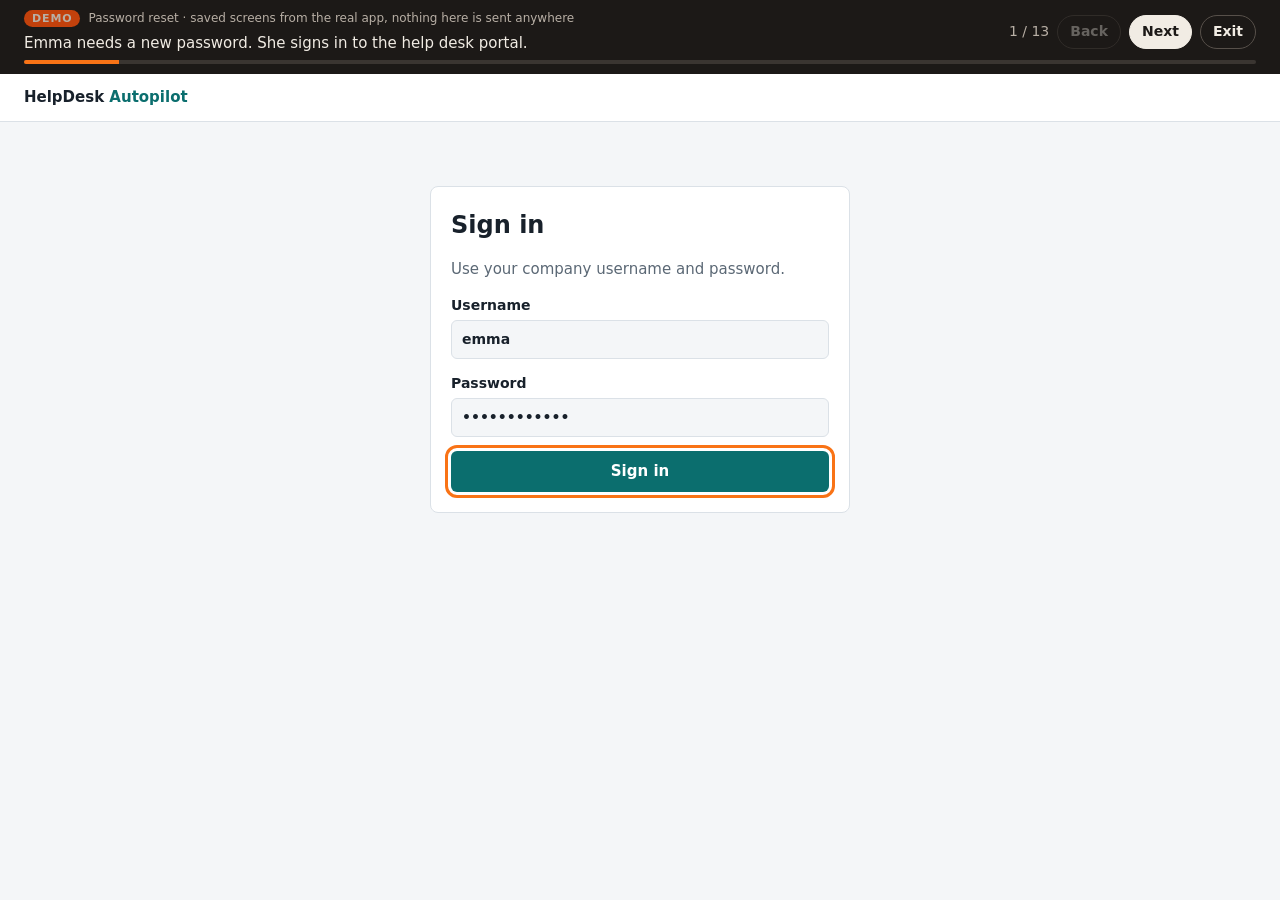
<file: demo/helpdesk/index.html>
<!DOCTYPE html><html lang="en"><head>
  <meta charset="utf-8">
  <meta name="viewport" content="width=device-width, initial-scale=1">
  <title>Demo · Sign in · HelpDesk Autopilot</title>
  <link rel="stylesheet" href="portal.css">
  
  <meta http-equiv="Content-Security-Policy" content="default-src 'none'; style-src 'self'; script-src 'self'; img-src 'self'; base-uri 'none'; form-action 'none'">
  <meta name="robots" content="noindex">
  <link rel="stylesheet" href="demo.css">
  <script src="demo.js" defer></script>
</head>
<body>
  <aside class="demo-bar" aria-label="Demo guide">
    <p class="demo-chapter"><span class="demo-tag">Demo</span>Password reset · saved screens from the real app, nothing here is sent anywhere</p>
    <p class="demo-caption">Emma needs a new password. She signs in to the help desk portal.</p>
    <nav class="demo-nav" aria-label="Demo steps">
      <span class="demo-count">1 / 13</span>
      <a class="demo-back" href="#" aria-disabled="true">Back</a>
      <a class="demo-next" href="02.html">Next</a>
      
      <a href="../../">Exit</a>
    </nav>
    <progress class="demo-progress" value="1" max="13">Step 1 of 13</progress>
  </aside>
  <p class="demo-hint" role="status" hidden>This is a demo. Click the highlighted button, or Next.</p>
  <header class="topbar">
    <a class="brand" href="#">HelpDesk <span>Autopilot</span></a>
    
  </header>
  <main>
    
    
<section class="card narrow">
  <h1>Sign in</h1>
  <p class="muted">Use your company username and password.</p>
  
  <form class="stack">
    
    
    <label>Username <input autocomplete="username" required="" value="emma" readonly=""></label>
    <label>Password <input type="password" autocomplete="current-password" required="" value="xxxxxxxxxxxx" readonly=""></label>
    <button type="submit" data-demo-hot="">Sign in</button>
  </form>
</section>

  </main>

</body></html>
</file>
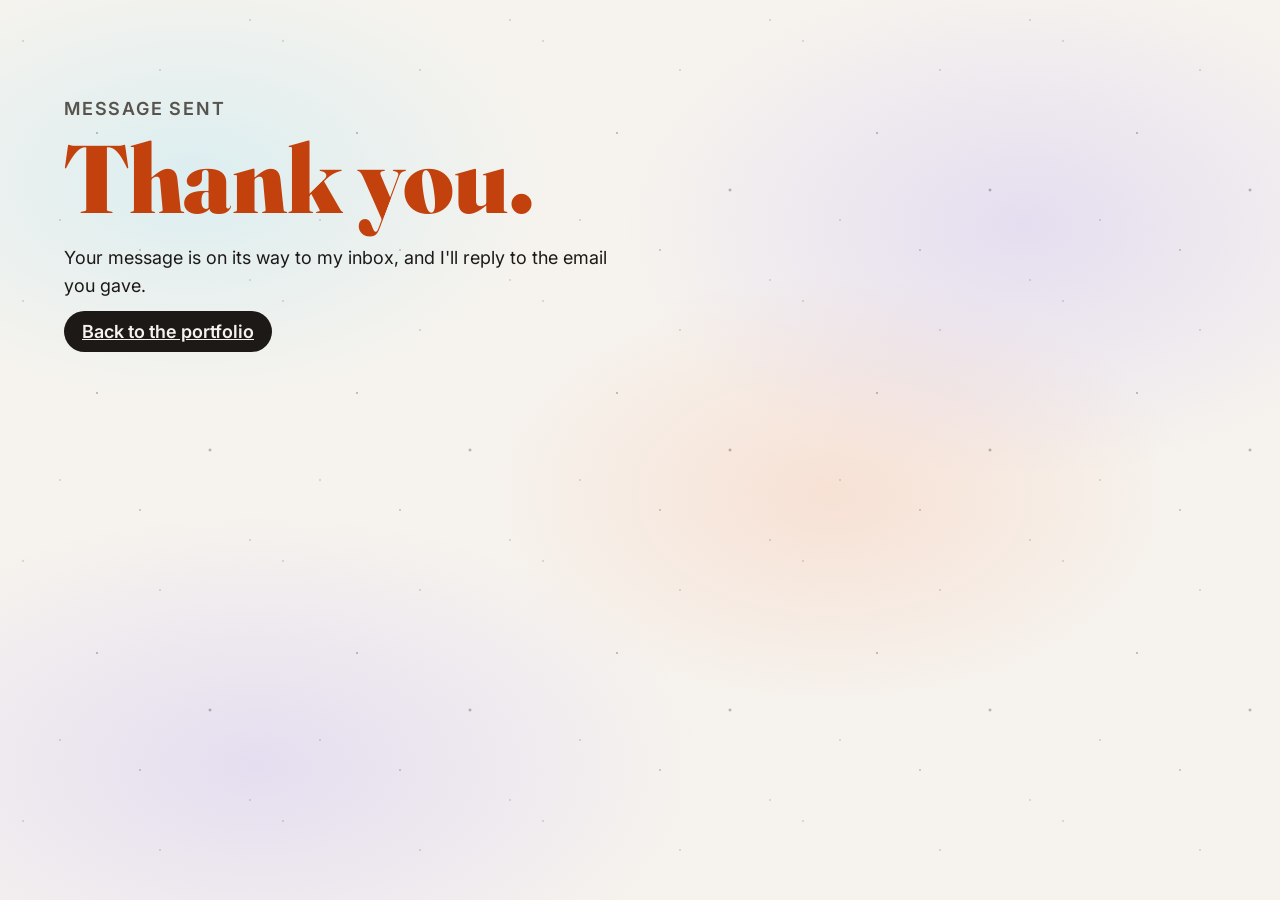
<file: thanks.html>
<!doctype html>
<html lang="en">
<head>
<meta charset="utf-8">
<meta name="viewport" content="width=device-width, initial-scale=1">
<meta name="robots" content="noindex">
<title>Message sent · Abhirup Khan</title>
<link rel="icon" href="/assets/favicon.svg" type="image/svg+xml">
<link rel="stylesheet" href="https://fonts.googleapis.com/css2?family=Fraunces:opsz,wght@9..144,900&amp;family=Inter:wght@400;600&amp;display=swap">
<link rel="stylesheet" href="/assets/styles.css">
</head>
<body>
<main class="wrap thanks">
  <p class="eyebrow">Message sent</p>
  <h1>Thank you.</h1>
  <p>Your message is on its way to my inbox, and I'll reply to the email you gave.</p>
  <p><a class="pill" href="/">Back to the portfolio</a></p>
</main>
</body>
</html>
</file>
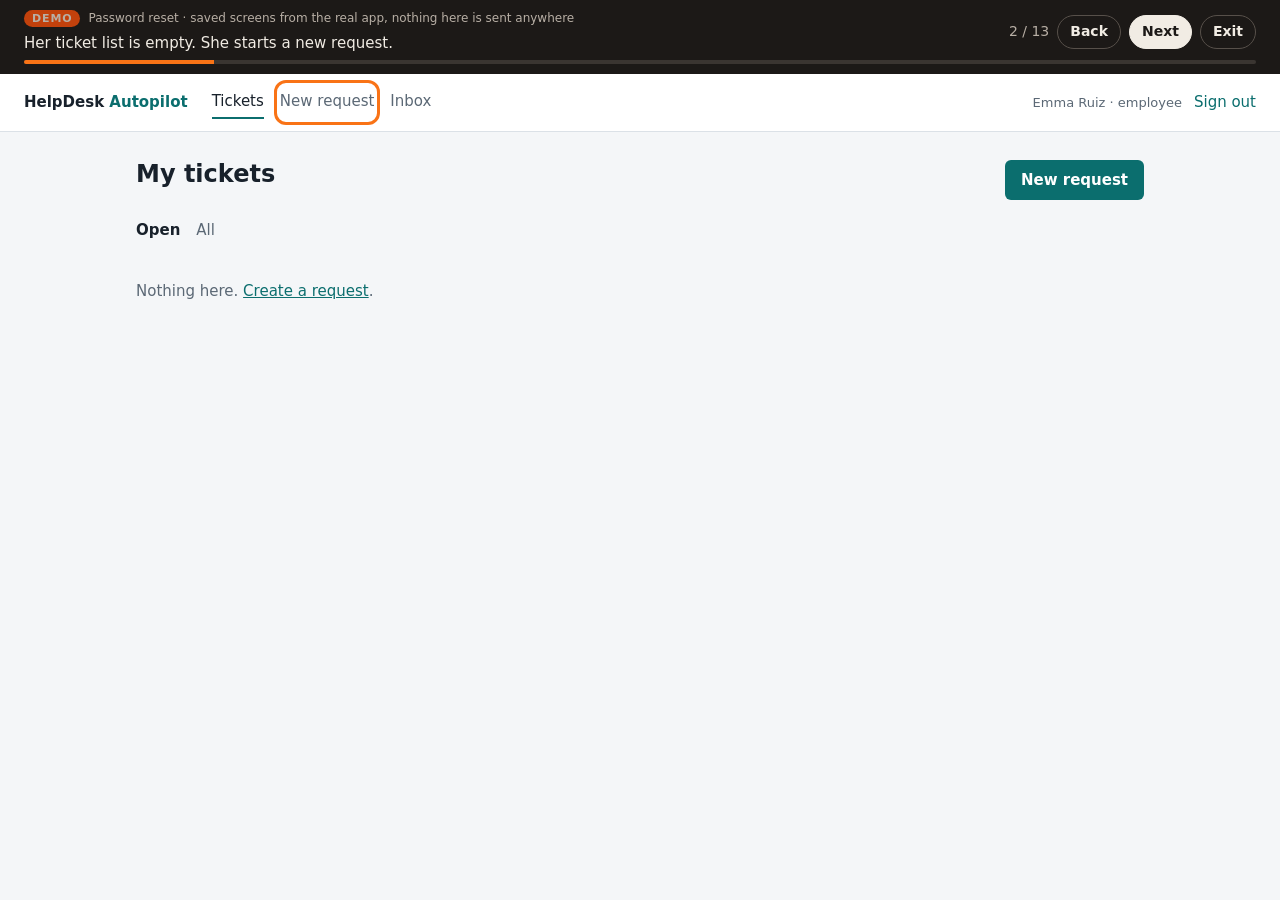
<file: demo/helpdesk/02.html>
<!DOCTYPE html><html lang="en"><head>
  <meta charset="utf-8">
  <meta name="viewport" content="width=device-width, initial-scale=1">
  <title>Demo · Tickets · HelpDesk Autopilot</title>
  <link rel="stylesheet" href="portal.css">
  
  <meta http-equiv="Content-Security-Policy" content="default-src 'none'; style-src 'self'; script-src 'self'; img-src 'self'; base-uri 'none'; form-action 'none'">
  <meta name="robots" content="noindex">
  <link rel="stylesheet" href="demo.css">
  <script src="demo.js" defer></script>
</head>
<body>
  <aside class="demo-bar" aria-label="Demo guide">
    <p class="demo-chapter"><span class="demo-tag">Demo</span>Password reset · saved screens from the real app, nothing here is sent anywhere</p>
    <p class="demo-caption">Her ticket list is empty. She starts a new request.</p>
    <nav class="demo-nav" aria-label="Demo steps">
      <span class="demo-count">2 / 13</span>
      <a class="demo-back" href="index.html">Back</a>
      <a class="demo-next" href="03.html">Next</a>
      
      <a href="../../">Exit</a>
    </nav>
    <progress class="demo-progress" value="2" max="13">Step 2 of 13</progress>
  </aside>
  <p class="demo-hint" role="status" hidden>This is a demo. Click the highlighted button, or Next.</p>
  <header class="topbar">
    <a class="brand" href="#">HelpDesk <span>Autopilot</span></a>
    
    <nav aria-label="Main">
      
      <a href="#" aria-current="page">Tickets</a>
      
      <a href="#" data-demo-hot="">New request</a>
      
      <a href="#">Inbox</a>
      
      
    </nav>
    <div class="who">
      <span class="chip">Emma Ruiz · employee</span>
      <form>
        
        <button class="link" type="submit">Sign out</button>
      </form>
    </div>
    
  </header>
  <main>
    
    
<div class="heading">
  <h1>My tickets</h1>
  <a class="button" href="#">New request</a>
</div>
<p class="tabs">
  <a href="#" aria-current="page">Open</a>
  <a href="#">All</a>
</p>

<p class="empty">Nothing here. <a href="#">Create a request</a>.</p>


  </main>

</body></html>
</file>
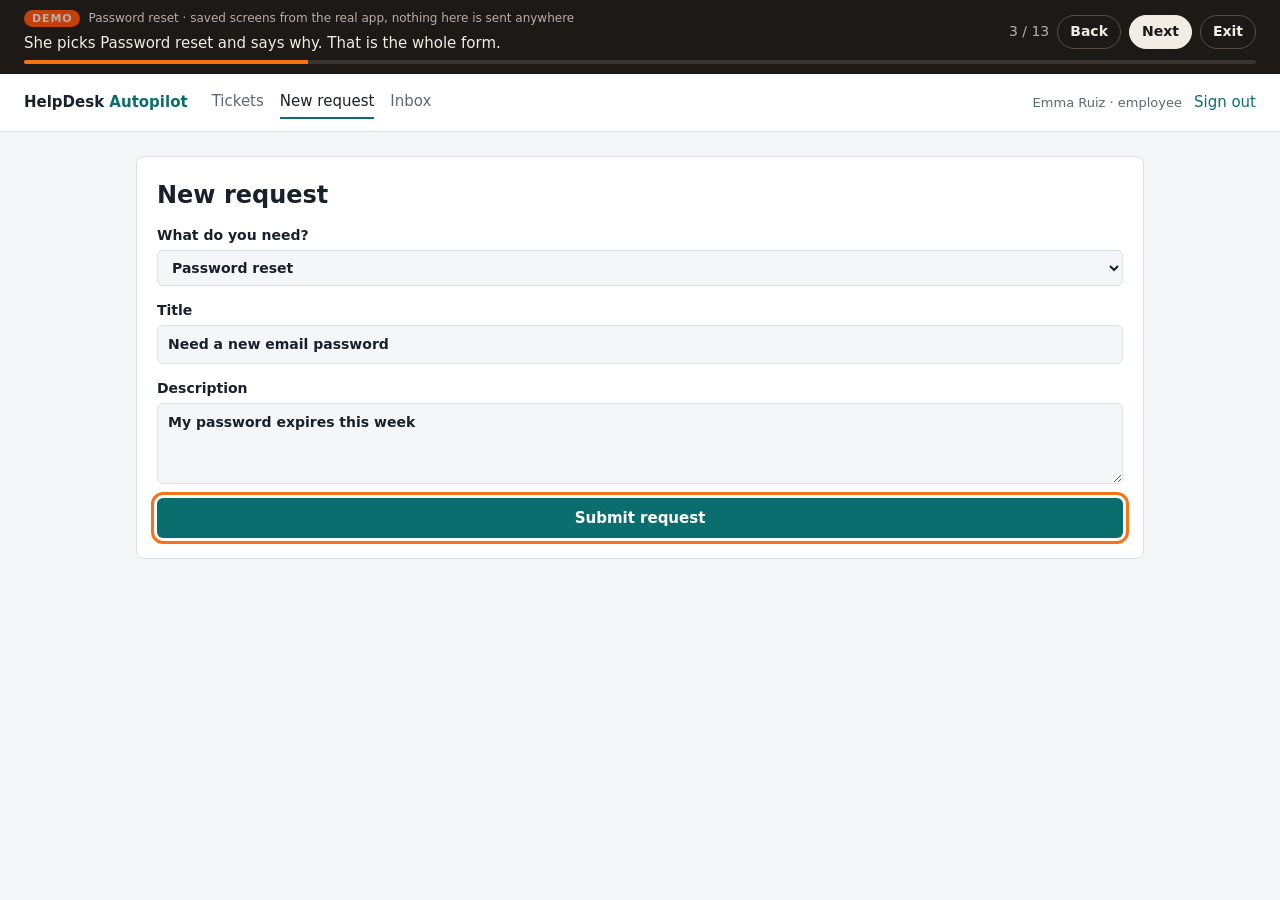
<file: demo/helpdesk/03.html>
<!DOCTYPE html><html lang="en"><head>
  <meta charset="utf-8">
  <meta name="viewport" content="width=device-width, initial-scale=1">
  <title>Demo · New request · HelpDesk Autopilot</title>
  <link rel="stylesheet" href="portal.css">
  
  <meta http-equiv="Content-Security-Policy" content="default-src 'none'; style-src 'self'; script-src 'self'; img-src 'self'; base-uri 'none'; form-action 'none'">
  <meta name="robots" content="noindex">
  <link rel="stylesheet" href="demo.css">
  <script src="demo.js" defer></script>
</head>
<body>
  <aside class="demo-bar" aria-label="Demo guide">
    <p class="demo-chapter"><span class="demo-tag">Demo</span>Password reset · saved screens from the real app, nothing here is sent anywhere</p>
    <p class="demo-caption">She picks Password reset and says why. That is the whole form.</p>
    <nav class="demo-nav" aria-label="Demo steps">
      <span class="demo-count">3 / 13</span>
      <a class="demo-back" href="02.html">Back</a>
      <a class="demo-next" href="04.html">Next</a>
      
      <a href="../../">Exit</a>
    </nav>
    <progress class="demo-progress" value="3" max="13">Step 3 of 13</progress>
  </aside>
  <p class="demo-hint" role="status" hidden>This is a demo. Click the highlighted button, or Next.</p>
  <header class="topbar">
    <a class="brand" href="#">HelpDesk <span>Autopilot</span></a>
    
    <nav aria-label="Main">
      
      <a href="#">Tickets</a>
      
      <a href="#" aria-current="page">New request</a>
      
      <a href="#">Inbox</a>
      
      
    </nav>
    <div class="who">
      <span class="chip">Emma Ruiz · employee</span>
      <form>
        
        <button class="link" type="submit">Sign out</button>
      </form>
    </div>
    
  </header>
  <main>
    
    
<section class="card">
  <h1>New request</h1>
  
  <form class="stack" id="new-ticket">
    
    <label>What do you need?
      <select name="type" id="type" required="">
        <option value="password_reset" selected="">Password reset</option><option value="access_request">Access request</option><option value="hardware">Hardware or other</option>
      </select>
    </label>
    <label>Title <input required="" minlength="3" maxlength="200" value="Need a new email password" readonly=""></label>
    <label>Description <textarea required="" rows="3" maxlength="5000" readonly="">My password expires this week</textarea></label>

    <fieldset data-for="access_request" hidden="">
      <legend>Access</legend>
      <label>Group
        <select name="group"><option selected="">erp-users</option><option>finance-share</option><option>git-users</option><option>helpdesk-agents</option><option>it-admins</option><option>tableau-users</option><option>vpn-users</option></select>
      </label>
      <p class="hint">Your manager approves this. <strong>it-admins</strong> also needs IT.</p>
    </fieldset>

    <fieldset data-for="new_hire" hidden="">
      <legend>New hire</legend>
      <div class="row">
        <label>First name <input value="" readonly=""></label>
        <label>Last name <input value="" readonly=""></label>
      </div>
      <div class="row">
        <label>Department
          <select name="department"><option selected="">Engineering</option><option>Finance</option><option>IT</option><option>Operations</option><option>Sales</option></select>
        </label>
        <label>Start date <input type="date" value="" min="2026-11-14" readonly=""></label>
      </div>
      <p class="hint">The account and department groups are created right away.</p>
    </fieldset>

    <fieldset data-for="offboarding" hidden="">
      <legend>Offboarding</legend>
      <div class="row">
        <label>Username <input value="" readonly=""></label>
        <label>Last day <input type="date" value="" readonly=""></label>
      </div>
      <p class="hint">Access is removed when the last day ends.</p>
    </fieldset>

    <button type="submit" data-demo-hot="">Submit request</button>
  </form>
</section>

  </main>

</body></html>
</file>
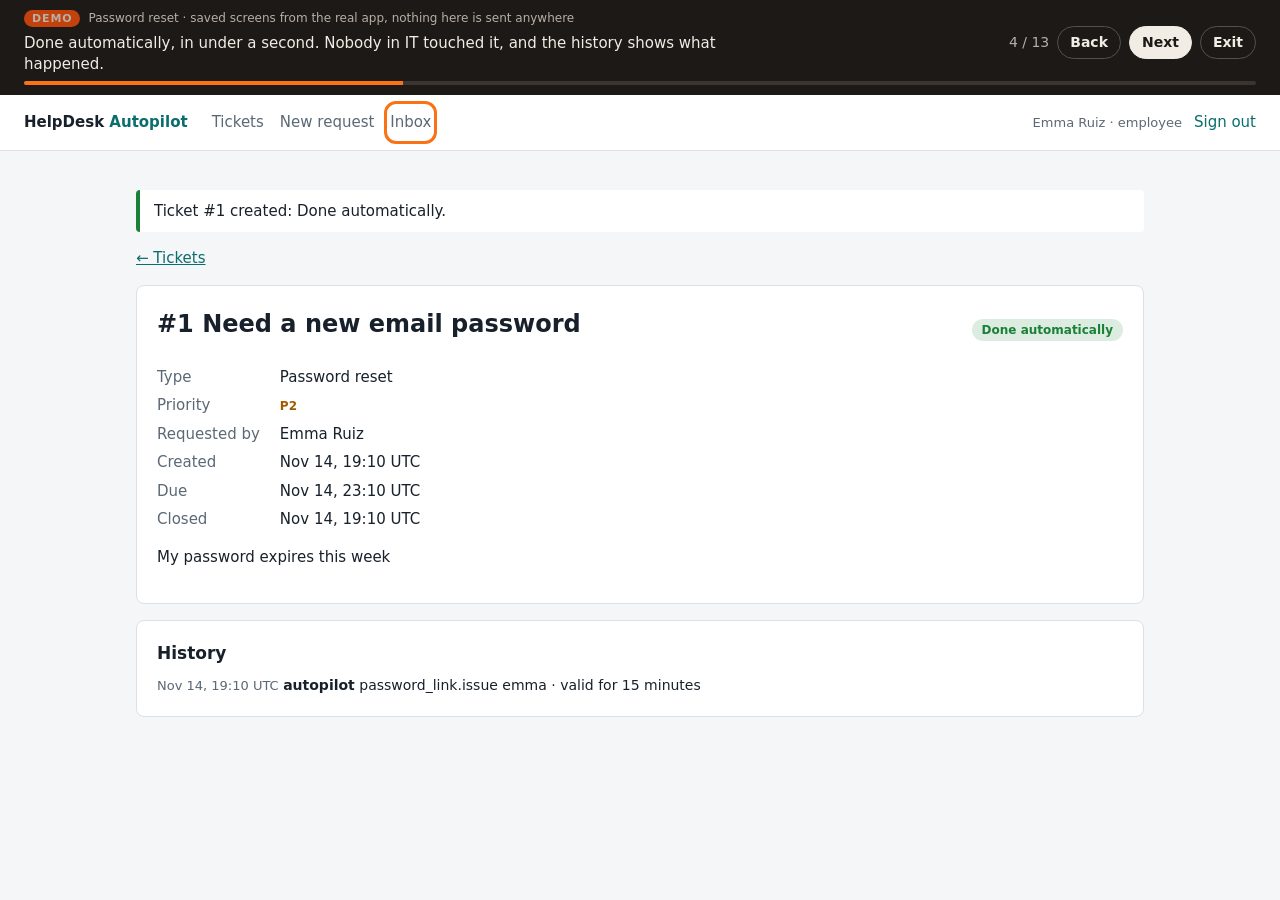
<file: demo/helpdesk/04.html>
<!DOCTYPE html><html lang="en"><head>
  <meta charset="utf-8">
  <meta name="viewport" content="width=device-width, initial-scale=1">
  <title>Demo · #1 · HelpDesk Autopilot</title>
  <link rel="stylesheet" href="portal.css">
  
  <meta http-equiv="Content-Security-Policy" content="default-src 'none'; style-src 'self'; script-src 'self'; img-src 'self'; base-uri 'none'; form-action 'none'">
  <meta name="robots" content="noindex">
  <link rel="stylesheet" href="demo.css">
  <script src="demo.js" defer></script>
</head>
<body>
  <aside class="demo-bar" aria-label="Demo guide">
    <p class="demo-chapter"><span class="demo-tag">Demo</span>Password reset · saved screens from the real app, nothing here is sent anywhere</p>
    <p class="demo-caption">Done automatically, in under a second. Nobody in IT touched it, and the history shows what happened.</p>
    <nav class="demo-nav" aria-label="Demo steps">
      <span class="demo-count">4 / 13</span>
      <a class="demo-back" href="03.html">Back</a>
      <a class="demo-next" href="05.html">Next</a>
      
      <a href="../../">Exit</a>
    </nav>
    <progress class="demo-progress" value="4" max="13">Step 4 of 13</progress>
  </aside>
  <p class="demo-hint" role="status" hidden>This is a demo. Click the highlighted button, or Next.</p>
  <header class="topbar">
    <a class="brand" href="#">HelpDesk <span>Autopilot</span></a>
    
    <nav aria-label="Main">
      
      <a href="#">Tickets</a>
      
      <a href="#">New request</a>
      
      <a href="#" data-demo-hot="">Inbox</a>
      
      
    </nav>
    <div class="who">
      <span class="chip">Emma Ruiz · employee</span>
      <form>
        
        <button class="link" type="submit">Sign out</button>
      </form>
    </div>
    
  </header>
  <main>
    <p class="flash" role="status">Ticket #1 created: Done automatically.</p>
    
<p><a href="#">← Tickets</a></p>
<section class="card">
  <div class="heading">
    <h1>#1 Need a new email password</h1>
    <span class="pill s-auto_resolved">Done automatically</span>
  </div>
  <dl class="facts">
    <dt>Type</dt><dd>Password reset</dd>
    <dt>Priority</dt><dd><span class="prio prio-P2">P2</span></dd>
    <dt>Requested by</dt><dd>Emma Ruiz</dd>
    <dt>Created</dt><dd>Nov 14, 19:10 UTC</dd>
    <dt>Due</dt><dd>Nov 14, 23:10 UTC</dd>
    <dt>Closed</dt><dd>Nov 14, 19:10 UTC</dd>
    
  </dl>
  <p>My password expires this week</p>
  

  
</section>


<section class="card">
  <h2>History</h2>
  <ol class="timeline">
    
    <li><time>Nov 14, 19:10 UTC</time> <strong>autopilot</strong> password_link.issue emma · valid for 15 minutes</li>
    
  </ol>
</section>


  </main>

</body></html>
</file>
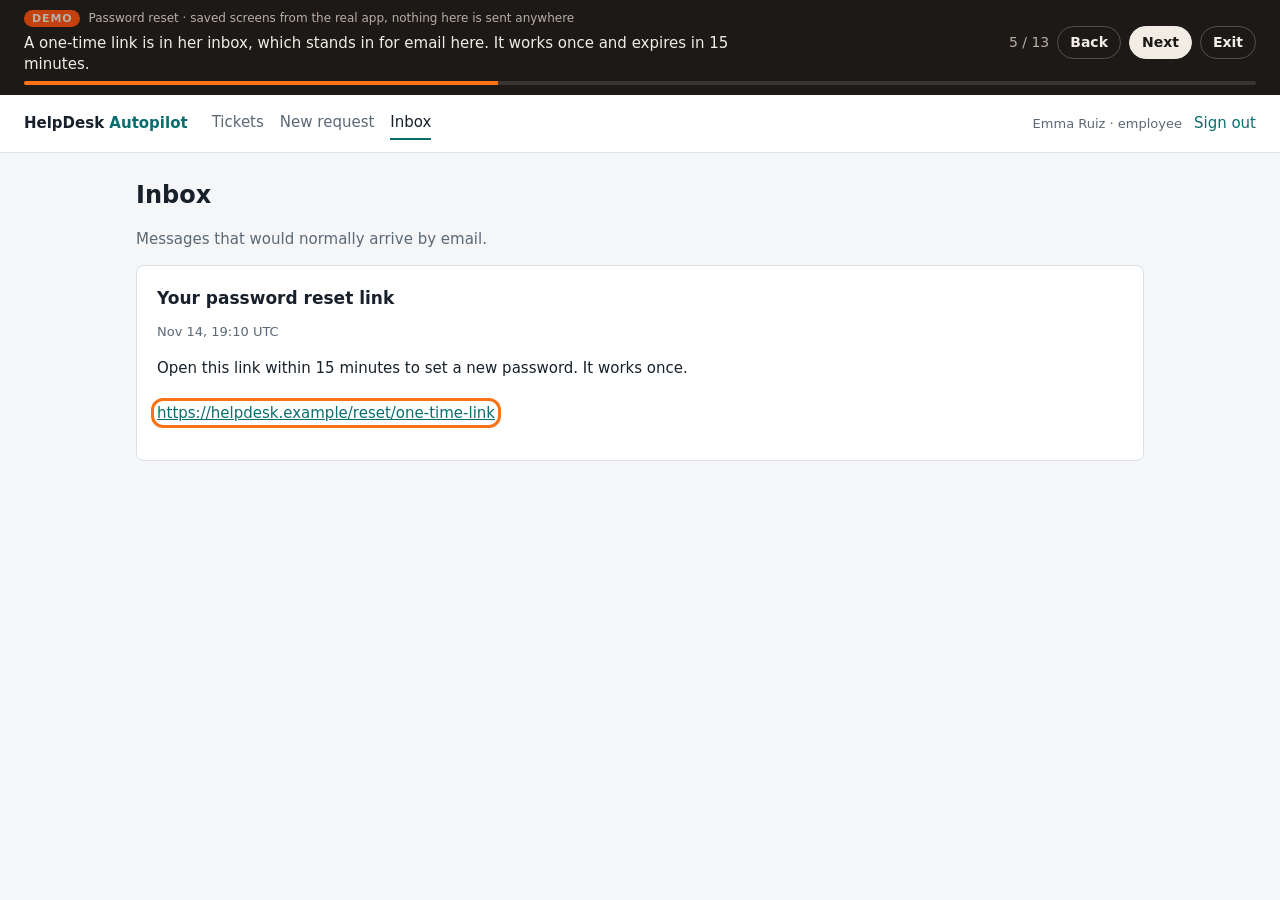
<file: demo/helpdesk/05.html>
<!DOCTYPE html><html lang="en"><head>
  <meta charset="utf-8">
  <meta name="viewport" content="width=device-width, initial-scale=1">
  <title>Demo · Inbox · HelpDesk Autopilot</title>
  <link rel="stylesheet" href="portal.css">
  
  <meta http-equiv="Content-Security-Policy" content="default-src 'none'; style-src 'self'; script-src 'self'; img-src 'self'; base-uri 'none'; form-action 'none'">
  <meta name="robots" content="noindex">
  <link rel="stylesheet" href="demo.css">
  <script src="demo.js" defer></script>
</head>
<body>
  <aside class="demo-bar" aria-label="Demo guide">
    <p class="demo-chapter"><span class="demo-tag">Demo</span>Password reset · saved screens from the real app, nothing here is sent anywhere</p>
    <p class="demo-caption">A one-time link is in her inbox, which stands in for email here. It works once and expires in 15 minutes.</p>
    <nav class="demo-nav" aria-label="Demo steps">
      <span class="demo-count">5 / 13</span>
      <a class="demo-back" href="04.html">Back</a>
      <a class="demo-next" href="06.html">Next</a>
      
      <a href="../../">Exit</a>
    </nav>
    <progress class="demo-progress" value="5" max="13">Step 5 of 13</progress>
  </aside>
  <p class="demo-hint" role="status" hidden>This is a demo. Click the highlighted button, or Next.</p>
  <header class="topbar">
    <a class="brand" href="#">HelpDesk <span>Autopilot</span></a>
    
    <nav aria-label="Main">
      
      <a href="#">Tickets</a>
      
      <a href="#">New request</a>
      
      <a href="#" aria-current="page">Inbox</a>
      
      
    </nav>
    <div class="who">
      <span class="chip">Emma Ruiz · employee</span>
      <form>
        
        <button class="link" type="submit">Sign out</button>
      </form>
    </div>
    
  </header>
  <main>
    
    
<h1>Inbox</h1>
<p class="muted">Messages that would normally arrive by email.</p>

<article class="card message">
  <h2>Your password reset link</h2>
  <time>Nov 14, 19:10 UTC</time>
  <p class="body">Open this link within 15 minutes to set a new password. It works once.

<a href="#" data-demo-hot="">https://helpdesk.example/reset/one-time-link</a></p>
</article>


  </main>

</body></html>
</file>
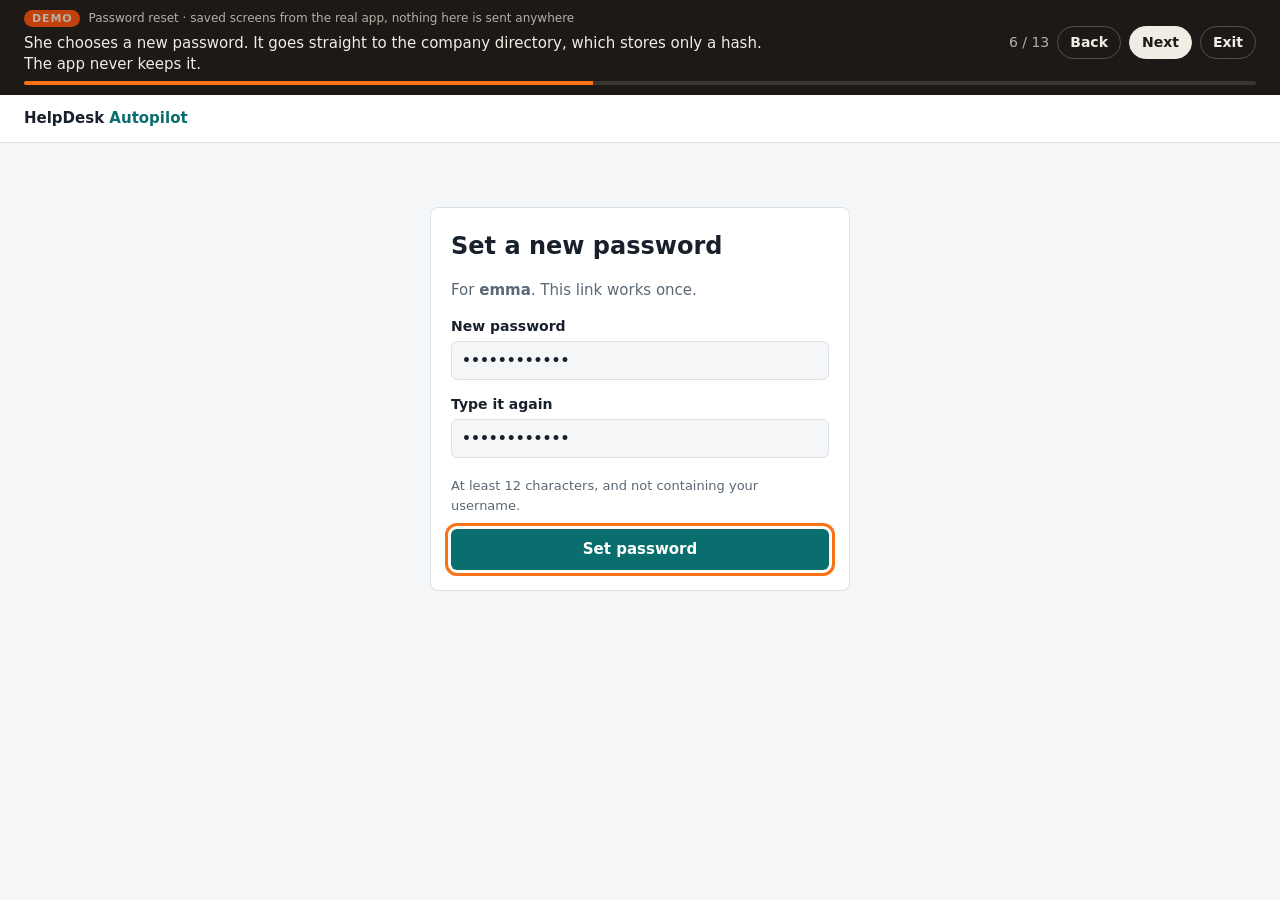
<file: demo/helpdesk/06.html>
<!DOCTYPE html><html lang="en"><head>
  <meta charset="utf-8">
  <meta name="viewport" content="width=device-width, initial-scale=1">
  <title>Demo · Set your password · HelpDesk Autopilot</title>
  <link rel="stylesheet" href="portal.css">
  
  <meta http-equiv="Content-Security-Policy" content="default-src 'none'; style-src 'self'; script-src 'self'; img-src 'self'; base-uri 'none'; form-action 'none'">
  <meta name="robots" content="noindex">
  <link rel="stylesheet" href="demo.css">
  <script src="demo.js" defer></script>
</head>
<body>
  <aside class="demo-bar" aria-label="Demo guide">
    <p class="demo-chapter"><span class="demo-tag">Demo</span>Password reset · saved screens from the real app, nothing here is sent anywhere</p>
    <p class="demo-caption">She chooses a new password. It goes straight to the company directory, which stores only a hash. The app never keeps it.</p>
    <nav class="demo-nav" aria-label="Demo steps">
      <span class="demo-count">6 / 13</span>
      <a class="demo-back" href="05.html">Back</a>
      <a class="demo-next" href="07.html">Next</a>
      
      <a href="../../">Exit</a>
    </nav>
    <progress class="demo-progress" value="6" max="13">Step 6 of 13</progress>
  </aside>
  <p class="demo-hint" role="status" hidden>This is a demo. Click the highlighted button, or Next.</p>
  <header class="topbar">
    <a class="brand" href="#">HelpDesk <span>Autopilot</span></a>
    
  </header>
  <main>
    
    
<section class="card narrow">
  <h1>Set a new password</h1>
  <p class="muted">For <strong>emma</strong>. This link works once.</p>
  
  <form class="stack">
    
    <label>New password <input type="password" autocomplete="new-password" required="" minlength="12" value="xxxxxxxxxxxx" readonly=""></label>
    <label>Type it again <input type="password" autocomplete="new-password" required="" minlength="12" value="xxxxxxxxxxxx" readonly=""></label>
    <p class="hint">At least 12 characters, and not containing your username.</p>
    <button type="submit" data-demo-hot="">Set password</button>
  </form>
</section>

  </main>

</body></html>
</file>
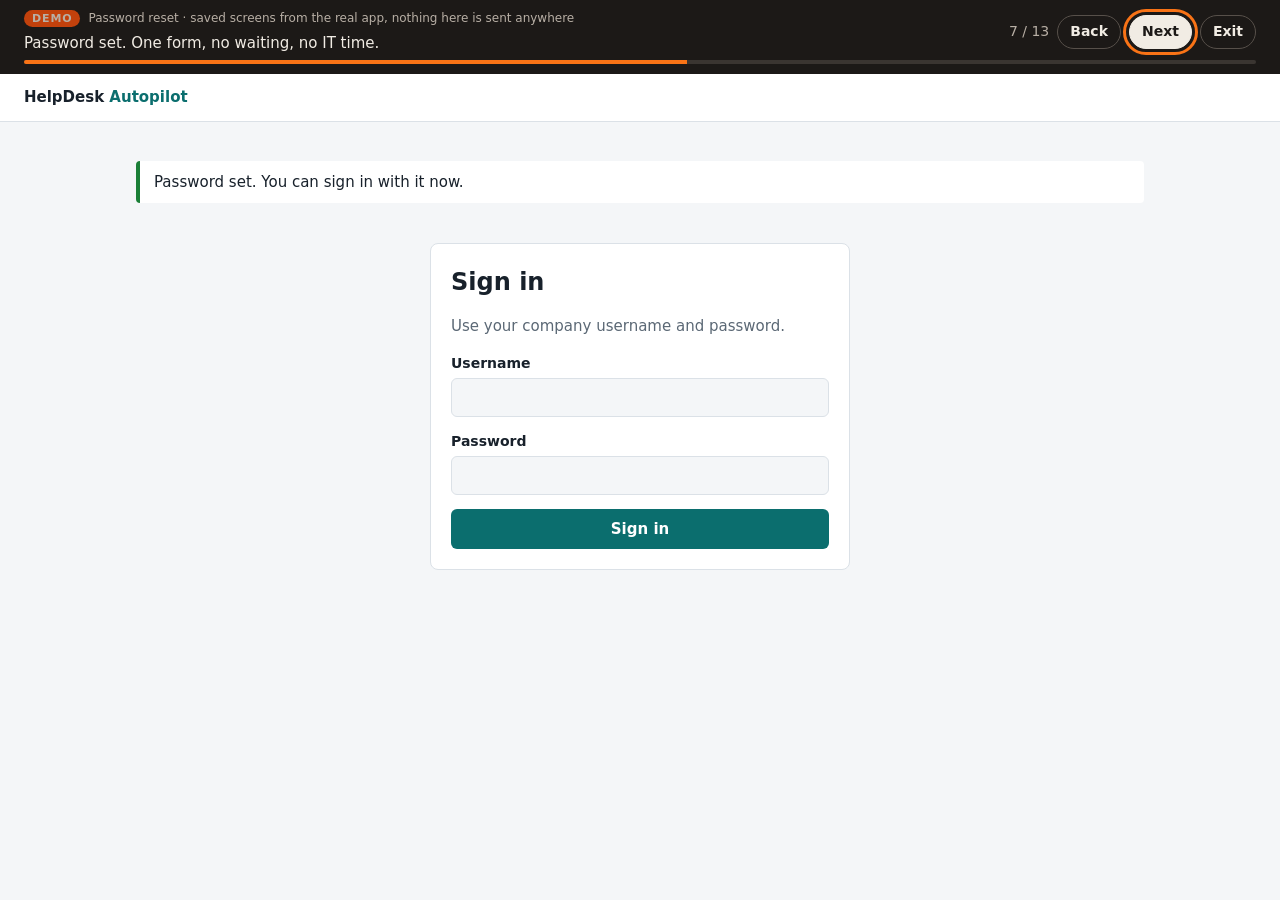
<file: demo/helpdesk/07.html>
<!DOCTYPE html><html lang="en"><head>
  <meta charset="utf-8">
  <meta name="viewport" content="width=device-width, initial-scale=1">
  <title>Demo · Sign in · HelpDesk Autopilot</title>
  <link rel="stylesheet" href="portal.css">
  
  <meta http-equiv="Content-Security-Policy" content="default-src 'none'; style-src 'self'; script-src 'self'; img-src 'self'; base-uri 'none'; form-action 'none'">
  <meta name="robots" content="noindex">
  <link rel="stylesheet" href="demo.css">
  <script src="demo.js" defer></script>
</head>
<body>
  <aside class="demo-bar" aria-label="Demo guide">
    <p class="demo-chapter"><span class="demo-tag">Demo</span>Password reset · saved screens from the real app, nothing here is sent anywhere</p>
    <p class="demo-caption">Password set. One form, no waiting, no IT time.</p>
    <nav class="demo-nav" aria-label="Demo steps">
      <span class="demo-count">7 / 13</span>
      <a class="demo-back" href="06.html">Back</a>
      <a class="demo-next" href="08.html" data-demo-hot>Next</a>
      
      <a href="../../">Exit</a>
    </nav>
    <progress class="demo-progress" value="7" max="13">Step 7 of 13</progress>
  </aside>
  <p class="demo-hint" role="status" hidden>This is a demo. Click the highlighted button, or Next.</p>
  <header class="topbar">
    <a class="brand" href="#">HelpDesk <span>Autopilot</span></a>
    
  </header>
  <main>
    <p class="flash" role="status">Password set. You can sign in with it now.</p>
    
<section class="card narrow">
  <h1>Sign in</h1>
  <p class="muted">Use your company username and password.</p>
  
  <form class="stack">
    
    
    <label>Username <input autocomplete="username" required="" value="" readonly=""></label>
    <label>Password <input type="password" autocomplete="current-password" required="" value="" readonly=""></label>
    <button type="submit">Sign in</button>
  </form>
</section>

  </main>

</body></html>
</file>
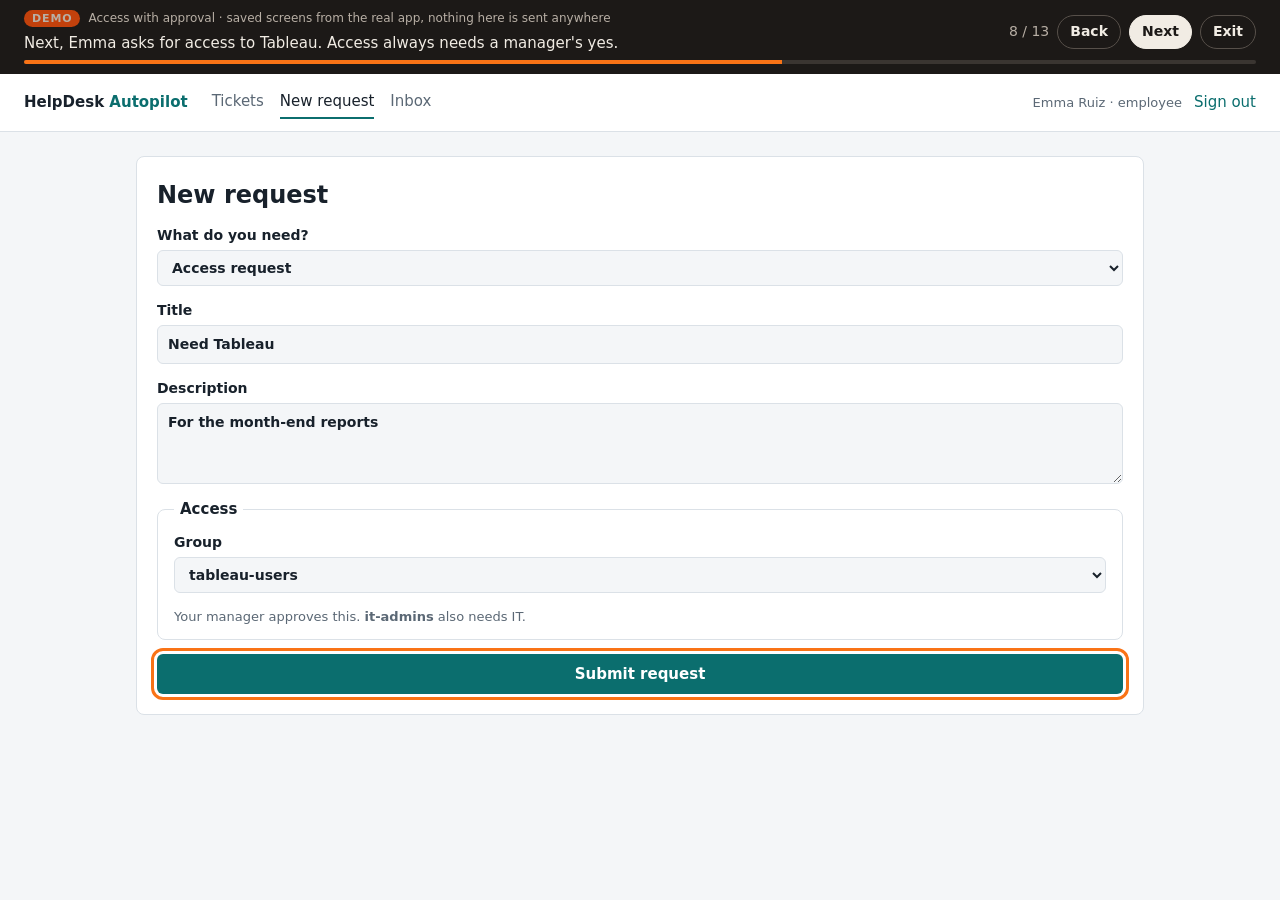
<file: demo/helpdesk/08.html>
<!DOCTYPE html><html lang="en"><head>
  <meta charset="utf-8">
  <meta name="viewport" content="width=device-width, initial-scale=1">
  <title>Demo · New request · HelpDesk Autopilot</title>
  <link rel="stylesheet" href="portal.css">
  
  <meta http-equiv="Content-Security-Policy" content="default-src 'none'; style-src 'self'; script-src 'self'; img-src 'self'; base-uri 'none'; form-action 'none'">
  <meta name="robots" content="noindex">
  <link rel="stylesheet" href="demo.css">
  <script src="demo.js" defer></script>
</head>
<body>
  <aside class="demo-bar" aria-label="Demo guide">
    <p class="demo-chapter"><span class="demo-tag">Demo</span>Access with approval · saved screens from the real app, nothing here is sent anywhere</p>
    <p class="demo-caption">Next, Emma asks for access to Tableau. Access always needs a manager&#x27;s yes.</p>
    <nav class="demo-nav" aria-label="Demo steps">
      <span class="demo-count">8 / 13</span>
      <a class="demo-back" href="07.html">Back</a>
      <a class="demo-next" href="09.html">Next</a>
      
      <a href="../../">Exit</a>
    </nav>
    <progress class="demo-progress" value="8" max="13">Step 8 of 13</progress>
  </aside>
  <p class="demo-hint" role="status" hidden>This is a demo. Click the highlighted button, or Next.</p>
  <header class="topbar">
    <a class="brand" href="#">HelpDesk <span>Autopilot</span></a>
    
    <nav aria-label="Main">
      
      <a href="#">Tickets</a>
      
      <a href="#" aria-current="page">New request</a>
      
      <a href="#">Inbox</a>
      
      
    </nav>
    <div class="who">
      <span class="chip">Emma Ruiz · employee</span>
      <form>
        
        <button class="link" type="submit">Sign out</button>
      </form>
    </div>
    
  </header>
  <main>
    
    
<section class="card">
  <h1>New request</h1>
  
  <form class="stack" id="new-ticket">
    
    <label>What do you need?
      <select name="type" id="type" required="">
        <option value="password_reset">Password reset</option><option value="access_request" selected="">Access request</option><option value="hardware">Hardware or other</option>
      </select>
    </label>
    <label>Title <input required="" minlength="3" maxlength="200" value="Need Tableau" readonly=""></label>
    <label>Description <textarea required="" rows="3" maxlength="5000" readonly="">For the month-end reports</textarea></label>

    <fieldset data-for="access_request">
      <legend>Access</legend>
      <label>Group
        <select name="group" required=""><option>erp-users</option><option>finance-share</option><option>git-users</option><option>helpdesk-agents</option><option>it-admins</option><option selected="">tableau-users</option><option>vpn-users</option></select>
      </label>
      <p class="hint">Your manager approves this. <strong>it-admins</strong> also needs IT.</p>
    </fieldset>

    <fieldset data-for="new_hire" hidden="">
      <legend>New hire</legend>
      <div class="row">
        <label>First name <input value="" readonly=""></label>
        <label>Last name <input value="" readonly=""></label>
      </div>
      <div class="row">
        <label>Department
          <select name="department"><option selected="">Engineering</option><option>Finance</option><option>IT</option><option>Operations</option><option>Sales</option></select>
        </label>
        <label>Start date <input type="date" value="" min="2026-11-14" readonly=""></label>
      </div>
      <p class="hint">The account and department groups are created right away.</p>
    </fieldset>

    <fieldset data-for="offboarding" hidden="">
      <legend>Offboarding</legend>
      <div class="row">
        <label>Username <input value="" readonly=""></label>
        <label>Last day <input type="date" value="" readonly=""></label>
      </div>
      <p class="hint">Access is removed when the last day ends.</p>
    </fieldset>

    <button type="submit" data-demo-hot="">Submit request</button>
  </form>
</section>

  </main>

</body></html>
</file>
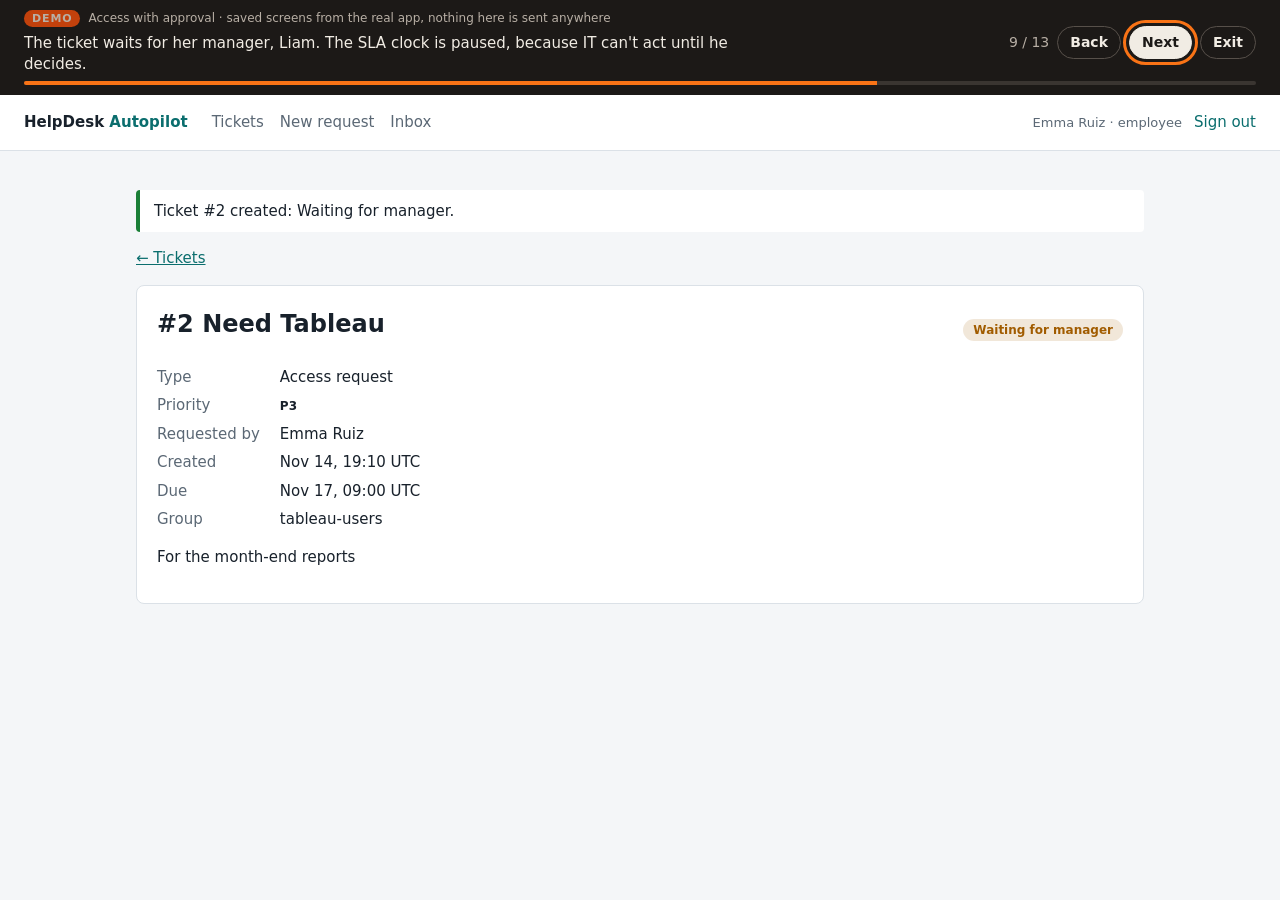
<file: demo/helpdesk/09.html>
<!DOCTYPE html><html lang="en"><head>
  <meta charset="utf-8">
  <meta name="viewport" content="width=device-width, initial-scale=1">
  <title>Demo · #2 · HelpDesk Autopilot</title>
  <link rel="stylesheet" href="portal.css">
  
  <meta http-equiv="Content-Security-Policy" content="default-src 'none'; style-src 'self'; script-src 'self'; img-src 'self'; base-uri 'none'; form-action 'none'">
  <meta name="robots" content="noindex">
  <link rel="stylesheet" href="demo.css">
  <script src="demo.js" defer></script>
</head>
<body>
  <aside class="demo-bar" aria-label="Demo guide">
    <p class="demo-chapter"><span class="demo-tag">Demo</span>Access with approval · saved screens from the real app, nothing here is sent anywhere</p>
    <p class="demo-caption">The ticket waits for her manager, Liam. The SLA clock is paused, because IT can&#x27;t act until he decides.</p>
    <nav class="demo-nav" aria-label="Demo steps">
      <span class="demo-count">9 / 13</span>
      <a class="demo-back" href="08.html">Back</a>
      <a class="demo-next" href="10.html" data-demo-hot>Next</a>
      
      <a href="../../">Exit</a>
    </nav>
    <progress class="demo-progress" value="9" max="13">Step 9 of 13</progress>
  </aside>
  <p class="demo-hint" role="status" hidden>This is a demo. Click the highlighted button, or Next.</p>
  <header class="topbar">
    <a class="brand" href="#">HelpDesk <span>Autopilot</span></a>
    
    <nav aria-label="Main">
      
      <a href="#">Tickets</a>
      
      <a href="#">New request</a>
      
      <a href="#">Inbox</a>
      
      
    </nav>
    <div class="who">
      <span class="chip">Emma Ruiz · employee</span>
      <form>
        
        <button class="link" type="submit">Sign out</button>
      </form>
    </div>
    
  </header>
  <main>
    <p class="flash" role="status">Ticket #2 created: Waiting for manager.</p>
    
<p><a href="#">← Tickets</a></p>
<section class="card">
  <div class="heading">
    <h1>#2 Need Tableau</h1>
    <span class="pill s-waiting_approval">Waiting for manager</span>
  </div>
  <dl class="facts">
    <dt>Type</dt><dd>Access request</dd>
    <dt>Priority</dt><dd><span class="prio prio-P3">P3</span></dd>
    <dt>Requested by</dt><dd>Emma Ruiz</dd>
    <dt>Created</dt><dd>Nov 14, 19:10 UTC</dd>
    <dt>Due</dt><dd>Nov 17, 09:00 UTC</dd>
    
    
    <dt>Group</dt><dd>tableau-users</dd>
    
  </dl>
  <p>For the month-end reports</p>
  

  
</section>



  </main>

</body></html>
</file>
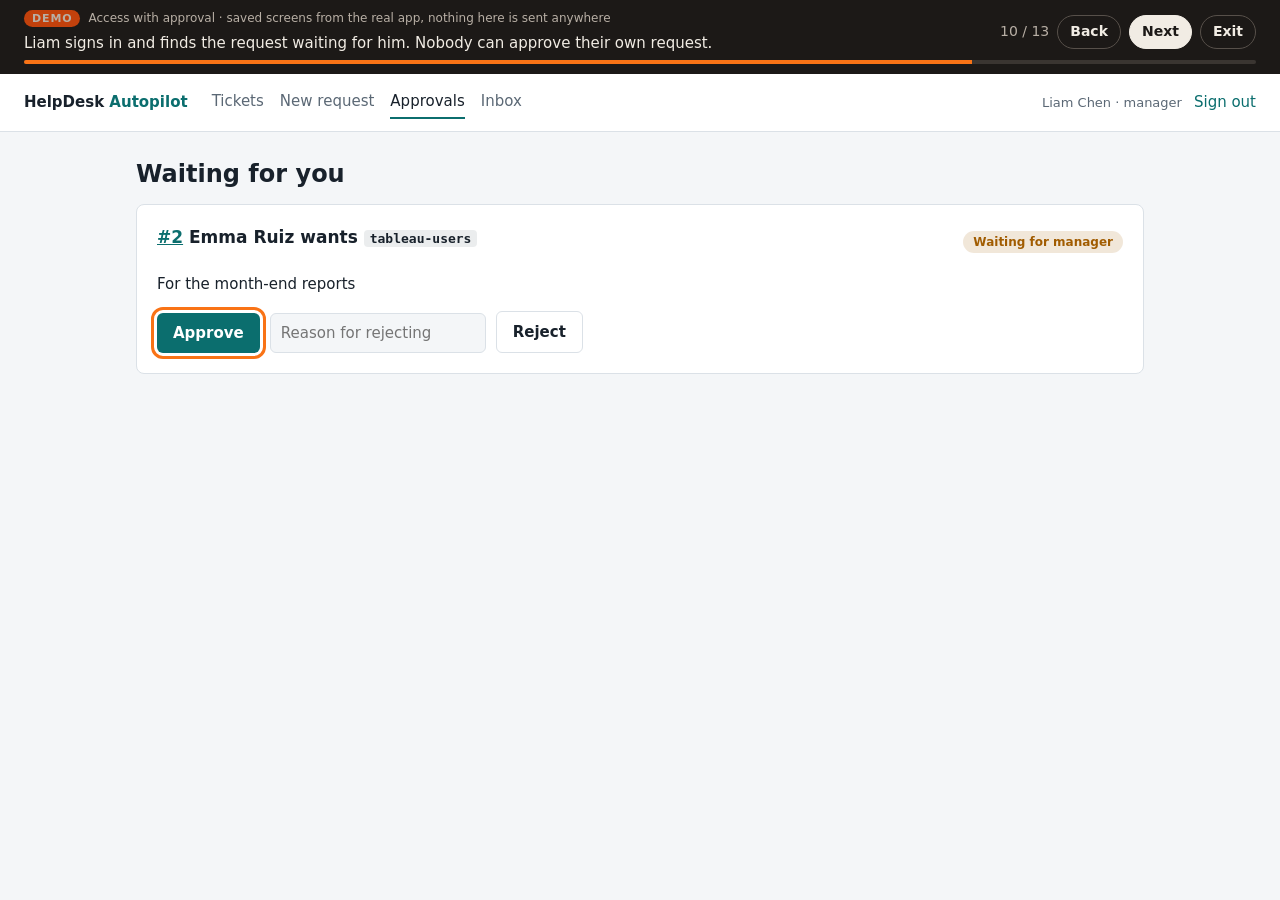
<file: demo/helpdesk/10.html>
<!DOCTYPE html><html lang="en"><head>
  <meta charset="utf-8">
  <meta name="viewport" content="width=device-width, initial-scale=1">
  <title>Demo · Approvals · HelpDesk Autopilot</title>
  <link rel="stylesheet" href="portal.css">
  
  <meta http-equiv="Content-Security-Policy" content="default-src 'none'; style-src 'self'; script-src 'self'; img-src 'self'; base-uri 'none'; form-action 'none'">
  <meta name="robots" content="noindex">
  <link rel="stylesheet" href="demo.css">
  <script src="demo.js" defer></script>
</head>
<body>
  <aside class="demo-bar" aria-label="Demo guide">
    <p class="demo-chapter"><span class="demo-tag">Demo</span>Access with approval · saved screens from the real app, nothing here is sent anywhere</p>
    <p class="demo-caption">Liam signs in and finds the request waiting for him. Nobody can approve their own request.</p>
    <nav class="demo-nav" aria-label="Demo steps">
      <span class="demo-count">10 / 13</span>
      <a class="demo-back" href="09.html">Back</a>
      <a class="demo-next" href="11.html">Next</a>
      
      <a href="../../">Exit</a>
    </nav>
    <progress class="demo-progress" value="10" max="13">Step 10 of 13</progress>
  </aside>
  <p class="demo-hint" role="status" hidden>This is a demo. Click the highlighted button, or Next.</p>
  <header class="topbar">
    <a class="brand" href="#">HelpDesk <span>Autopilot</span></a>
    
    <nav aria-label="Main">
      
      <a href="#">Tickets</a>
      
      <a href="#">New request</a>
      
      <a href="#" aria-current="page">Approvals</a>
      
      <a href="#">Inbox</a>
      
      
    </nav>
    <div class="who">
      <span class="chip">Liam Chen · manager</span>
      <form>
        
        <button class="link" type="submit">Sign out</button>
      </form>
    </div>
    
  </header>
  <main>
    
    
<h1>Waiting for you</h1>


<section class="card approval">
  <div class="heading">
    <h2><a href="#">#2</a> Emma Ruiz wants <code>tableau-users</code></h2>
    <span class="pill s-waiting_approval">Waiting for manager</span>
  </div>
  <p>For the month-end reports</p>
  
  <div class="actions">
    <form>
      
      
      <button type="submit" data-demo-hot="">Approve</button>
    </form>
    <form class="inline">
      
      
      <label class="sr-only" for="reason-2">Reason</label>
      <input id="reason-2" placeholder="Reason for rejecting" required="" value="" readonly="">
      <button type="submit" class="secondary">Reject</button>
    </form>
  </div>
</section>



  </main>

</body></html>
</file>
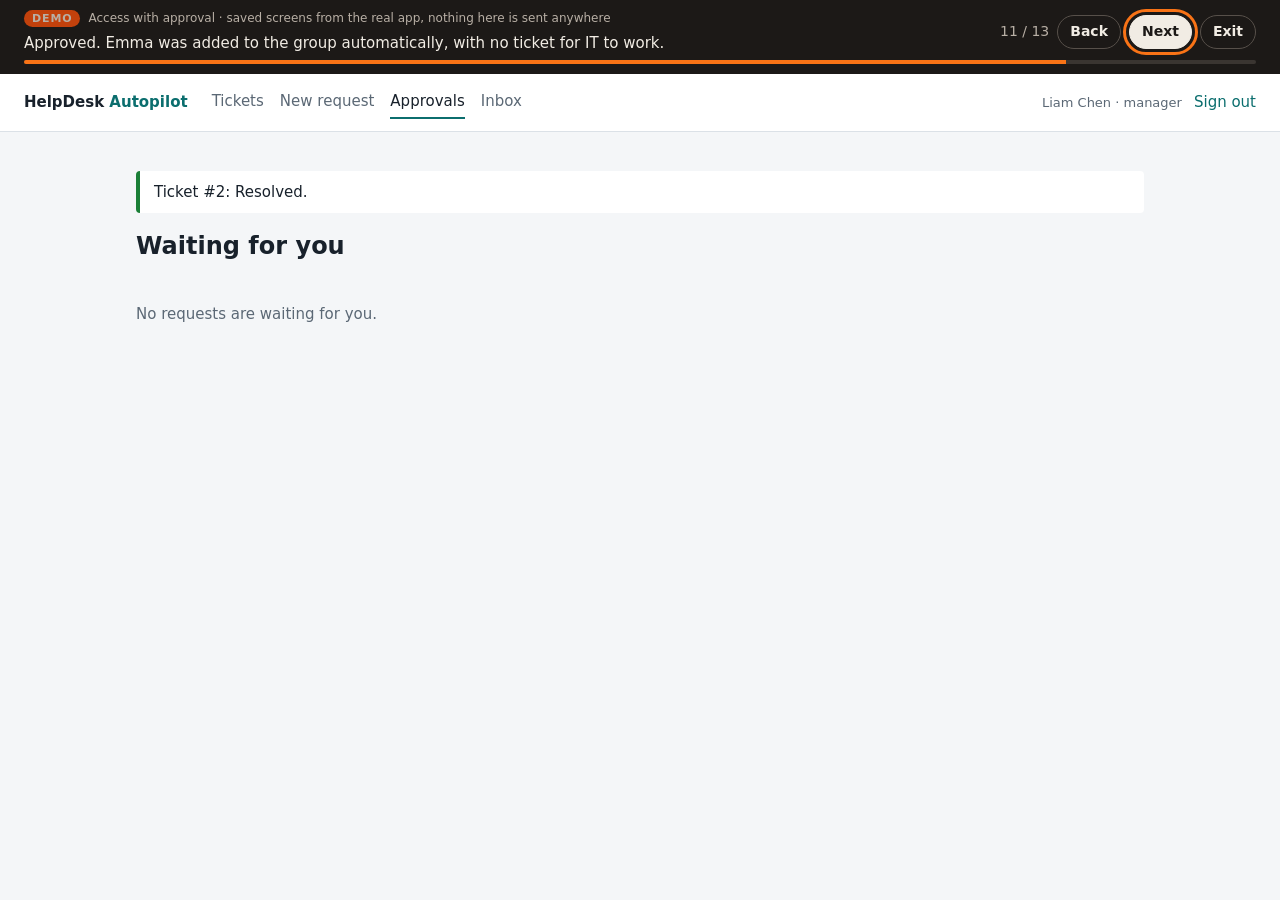
<file: demo/helpdesk/11.html>
<!DOCTYPE html><html lang="en"><head>
  <meta charset="utf-8">
  <meta name="viewport" content="width=device-width, initial-scale=1">
  <title>Demo · Approvals · HelpDesk Autopilot</title>
  <link rel="stylesheet" href="portal.css">
  
  <meta http-equiv="Content-Security-Policy" content="default-src 'none'; style-src 'self'; script-src 'self'; img-src 'self'; base-uri 'none'; form-action 'none'">
  <meta name="robots" content="noindex">
  <link rel="stylesheet" href="demo.css">
  <script src="demo.js" defer></script>
</head>
<body>
  <aside class="demo-bar" aria-label="Demo guide">
    <p class="demo-chapter"><span class="demo-tag">Demo</span>Access with approval · saved screens from the real app, nothing here is sent anywhere</p>
    <p class="demo-caption">Approved. Emma was added to the group automatically, with no ticket for IT to work.</p>
    <nav class="demo-nav" aria-label="Demo steps">
      <span class="demo-count">11 / 13</span>
      <a class="demo-back" href="10.html">Back</a>
      <a class="demo-next" href="12.html" data-demo-hot>Next</a>
      
      <a href="../../">Exit</a>
    </nav>
    <progress class="demo-progress" value="11" max="13">Step 11 of 13</progress>
  </aside>
  <p class="demo-hint" role="status" hidden>This is a demo. Click the highlighted button, or Next.</p>
  <header class="topbar">
    <a class="brand" href="#">HelpDesk <span>Autopilot</span></a>
    
    <nav aria-label="Main">
      
      <a href="#">Tickets</a>
      
      <a href="#">New request</a>
      
      <a href="#" aria-current="page">Approvals</a>
      
      <a href="#">Inbox</a>
      
      
    </nav>
    <div class="who">
      <span class="chip">Liam Chen · manager</span>
      <form>
        
        <button class="link" type="submit">Sign out</button>
      </form>
    </div>
    
  </header>
  <main>
    <p class="flash" role="status">Ticket #2: Resolved.</p>
    
<h1>Waiting for you</h1>

<p class="empty">No requests are waiting for you.</p>


  </main>

</body></html>
</file>
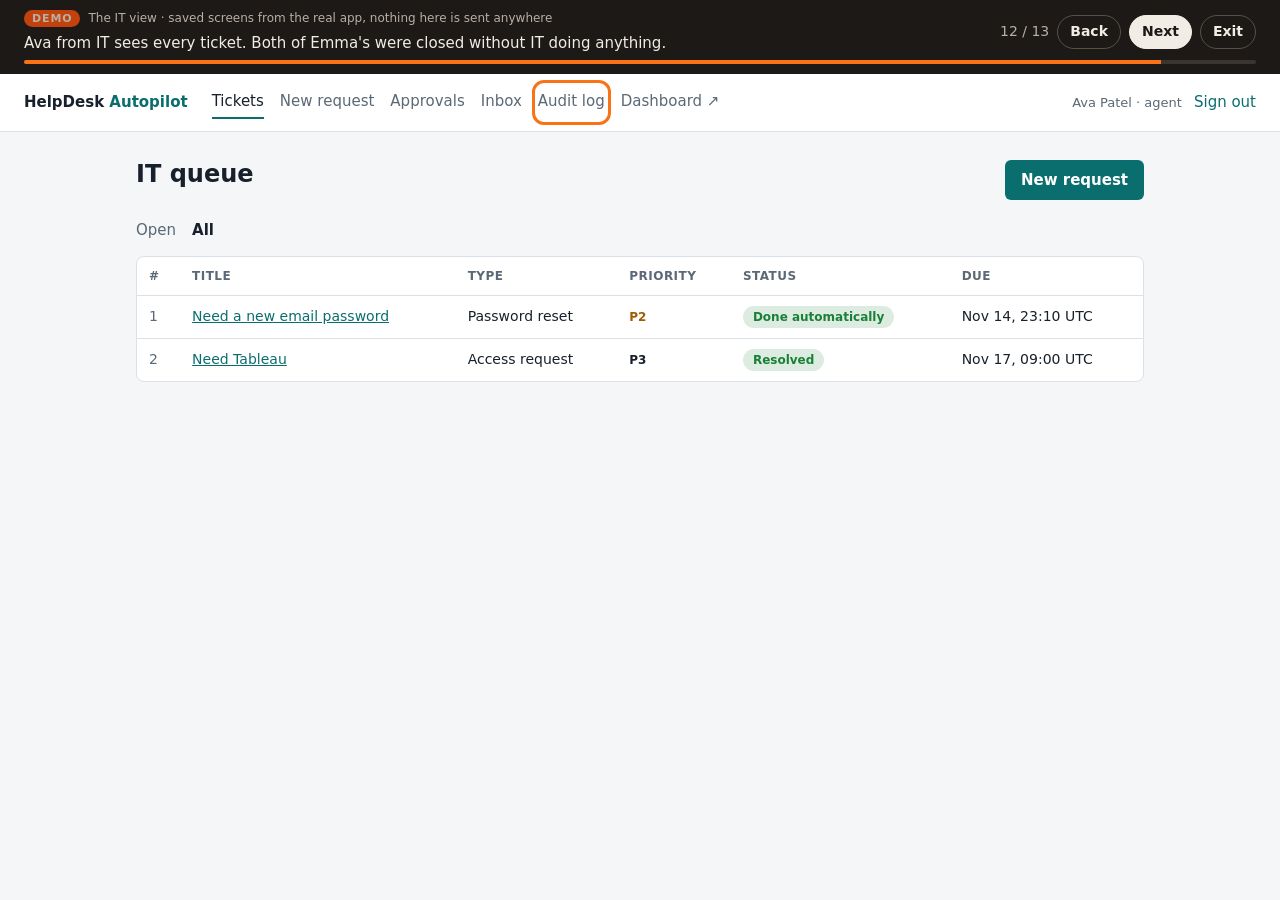
<file: demo/helpdesk/12.html>
<!DOCTYPE html><html lang="en"><head>
  <meta charset="utf-8">
  <meta name="viewport" content="width=device-width, initial-scale=1">
  <title>Demo · Tickets · HelpDesk Autopilot</title>
  <link rel="stylesheet" href="portal.css">
  
  <meta http-equiv="Content-Security-Policy" content="default-src 'none'; style-src 'self'; script-src 'self'; img-src 'self'; base-uri 'none'; form-action 'none'">
  <meta name="robots" content="noindex">
  <link rel="stylesheet" href="demo.css">
  <script src="demo.js" defer></script>
</head>
<body>
  <aside class="demo-bar" aria-label="Demo guide">
    <p class="demo-chapter"><span class="demo-tag">Demo</span>The IT view · saved screens from the real app, nothing here is sent anywhere</p>
    <p class="demo-caption">Ava from IT sees every ticket. Both of Emma&#x27;s were closed without IT doing anything.</p>
    <nav class="demo-nav" aria-label="Demo steps">
      <span class="demo-count">12 / 13</span>
      <a class="demo-back" href="11.html">Back</a>
      <a class="demo-next" href="13.html">Next</a>
      
      <a href="../../">Exit</a>
    </nav>
    <progress class="demo-progress" value="12" max="13">Step 12 of 13</progress>
  </aside>
  <p class="demo-hint" role="status" hidden>This is a demo. Click the highlighted button, or Next.</p>
  <header class="topbar">
    <a class="brand" href="#">HelpDesk <span>Autopilot</span></a>
    
    <nav aria-label="Main">
      
      <a href="#" aria-current="page">Tickets</a>
      
      <a href="#">New request</a>
      
      <a href="#">Approvals</a>
      
      <a href="#">Inbox</a>
      
      <a href="#" data-demo-hot="">Audit log</a>
      
      <a href="#" rel="noopener">Dashboard ↗</a>
    </nav>
    <div class="who">
      <span class="chip">Ava Patel · agent</span>
      <form>
        
        <button class="link" type="submit">Sign out</button>
      </form>
    </div>
    
  </header>
  <main>
    
    
<div class="heading">
  <h1>IT queue</h1>
  <a class="button" href="#">New request</a>
</div>
<p class="tabs">
  <a href="#">Open</a>
  <a href="#" aria-current="page">All</a>
</p>

<div class="table-wrap">
<table>
  <thead><tr><th>#</th><th>Title</th><th>Type</th><th>Priority</th><th>Status</th><th>Due</th></tr></thead>
  <tbody>
  
  <tr>
    <td class="num">1</td>
    <td><a href="#">Need a new email password</a></td>
    <td>Password reset</td>
    <td><span class="prio prio-P2">P2</span></td>
    <td><span class="pill s-auto_resolved">Done automatically</span></td>
    <td>Nov 14, 23:10 UTC</td>
  </tr>
  
  <tr>
    <td class="num">2</td>
    <td><a href="#">Need Tableau</a></td>
    <td>Access request</td>
    <td><span class="prio prio-P3">P3</span></td>
    <td><span class="pill s-resolved">Resolved</span></td>
    <td>Nov 17, 09:00 UTC</td>
  </tr>
  
  </tbody>
</table>
</div>


  </main>

</body></html>
</file>
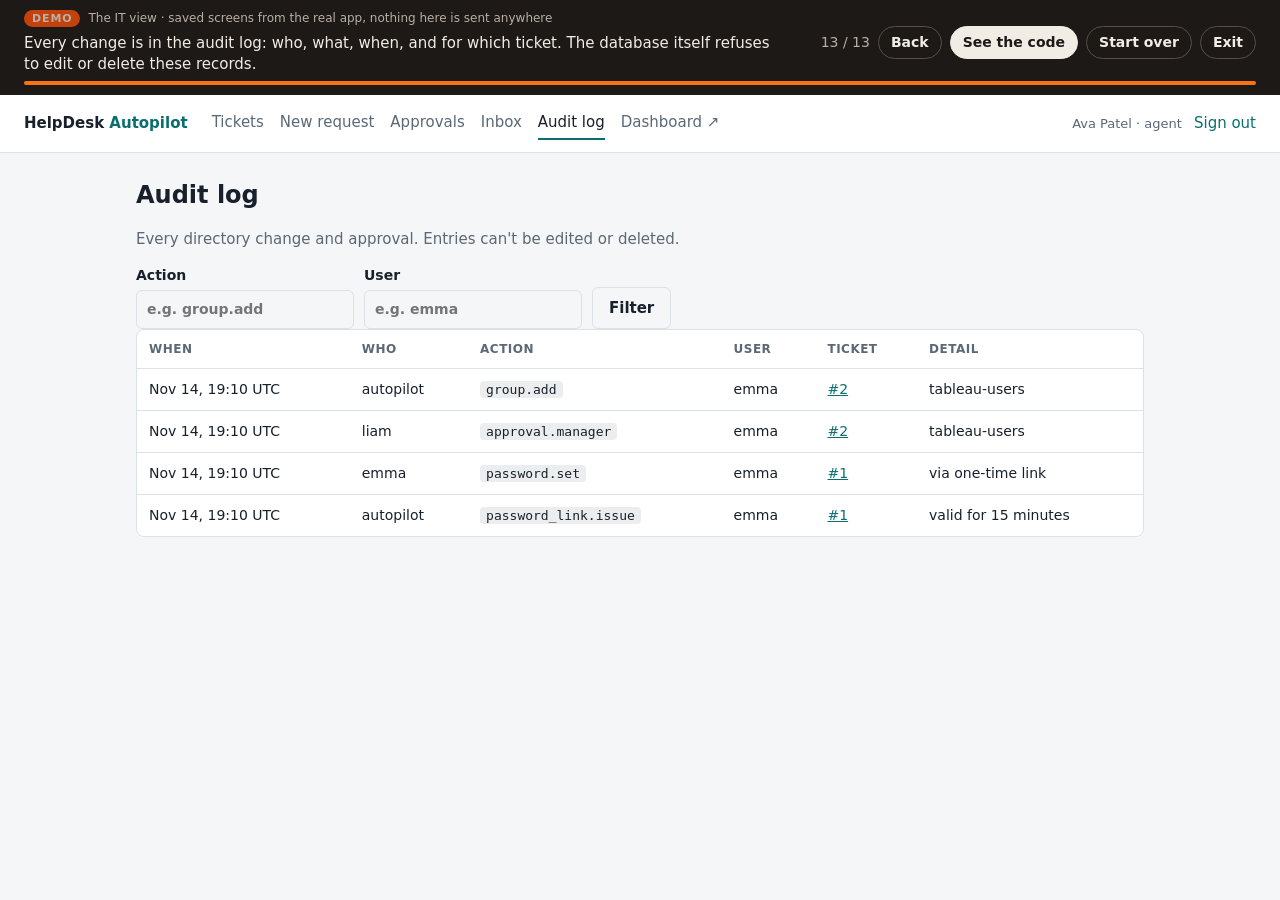
<file: demo/helpdesk/13.html>
<!DOCTYPE html><html lang="en"><head>
  <meta charset="utf-8">
  <meta name="viewport" content="width=device-width, initial-scale=1">
  <title>Demo · Audit log · HelpDesk Autopilot</title>
  <link rel="stylesheet" href="portal.css">
  
  <meta http-equiv="Content-Security-Policy" content="default-src 'none'; style-src 'self'; script-src 'self'; img-src 'self'; base-uri 'none'; form-action 'none'">
  <meta name="robots" content="noindex">
  <link rel="stylesheet" href="demo.css">
  <script src="demo.js" defer></script>
</head>
<body>
  <aside class="demo-bar" aria-label="Demo guide">
    <p class="demo-chapter"><span class="demo-tag">Demo</span>The IT view · saved screens from the real app, nothing here is sent anywhere</p>
    <p class="demo-caption">Every change is in the audit log: who, what, when, and for which ticket. The database itself refuses to edit or delete these records.</p>
    <nav class="demo-nav" aria-label="Demo steps">
      <span class="demo-count">13 / 13</span>
      <a class="demo-back" href="12.html">Back</a>
      <a class="demo-next" href="https://github.com/Abhirup-code/HelpDesk_Autopilot">See the code</a>
      <a href="index.html">Start over</a>
      <a href="../../">Exit</a>
    </nav>
    <progress class="demo-progress" value="13" max="13">Step 13 of 13</progress>
  </aside>
  <p class="demo-hint" role="status" hidden>This is a demo. Click the highlighted button, or Next.</p>
  <header class="topbar">
    <a class="brand" href="#">HelpDesk <span>Autopilot</span></a>
    
    <nav aria-label="Main">
      
      <a href="#">Tickets</a>
      
      <a href="#">New request</a>
      
      <a href="#">Approvals</a>
      
      <a href="#">Inbox</a>
      
      <a href="#" aria-current="page">Audit log</a>
      
      <a href="#" rel="noopener">Dashboard ↗</a>
    </nav>
    <div class="who">
      <span class="chip">Ava Patel · agent</span>
      <form>
        
        <button class="link" type="submit">Sign out</button>
      </form>
    </div>
    
  </header>
  <main>
    
    
<h1>Audit log</h1>
<p class="muted">Every directory change and approval. Entries can't be edited or deleted.</p>
<form class="inline">
  <label>Action <input value="" placeholder="e.g. group.add" readonly=""></label>
  <label>User <input value="" placeholder="e.g. emma" readonly=""></label>
  <button type="submit" class="secondary">Filter</button>
</form>
<div class="table-wrap">
<table>
  <thead><tr><th>When</th><th>Who</th><th>Action</th><th>User</th><th>Ticket</th><th>Detail</th></tr></thead>
  <tbody>
  
  <tr>
    <td>Nov 14, 19:10 UTC</td><td>autopilot</td><td><code>group.add</code></td><td>emma</td>
    <td><a href="#">#2</a></td><td>tableau-users</td>
  </tr>
  
  <tr>
    <td>Nov 14, 19:10 UTC</td><td>liam</td><td><code>approval.manager</code></td><td>emma</td>
    <td><a href="#">#2</a></td><td>tableau-users</td>
  </tr>
  
  <tr>
    <td>Nov 14, 19:10 UTC</td><td>emma</td><td><code>password.set</code></td><td>emma</td>
    <td><a href="#">#1</a></td><td>via one-time link</td>
  </tr>
  
  <tr>
    <td>Nov 14, 19:10 UTC</td><td>autopilot</td><td><code>password_link.issue</code></td><td>emma</td>
    <td><a href="#">#1</a></td><td>valid for 15 minutes</td>
  </tr>
  
  </tbody>
</table>
</div>

  </main>

</body></html>
</file>
<file: demo/helpdesk/portal.css>
/* HelpDesk Autopilot portal. Plain CSS, no external fonts or scripts (strict CSP). */
:root {
  --bg: #f4f6f8; --surface: #ffffff; --ink: #18212b; --muted: #5b6875; --line: #dbe1e7;
  --accent: #0b6e6e; --accent-ink: #ffffff; --danger: #b42318; --warn: #a15c00; --ok: #1a7f37;
  --radius: 8px;
  font-family: system-ui, -apple-system, "Segoe UI", Roboto, sans-serif;
}
@media (prefers-color-scheme: dark) {
  :root { --bg: #0f151b; --surface: #17202a; --ink: #e6edf3; --muted: #9aa7b4; --line: #2a3644;
          --accent: #3fb6b0; --accent-ink: #062020; --danger: #ff7b72; --warn: #e3b341; --ok: #56d364; }
}
* { box-sizing: border-box; }
body { margin: 0; background: var(--bg); color: var(--ink); font-size: 15px; line-height: 1.5; }
a { color: var(--accent); }
:focus-visible { outline: 2px solid var(--accent); outline-offset: 2px; }

.topbar { display: flex; flex-wrap: wrap; align-items: center; gap: 12px 24px; padding: 12px 24px;
          background: var(--surface); border-bottom: 1px solid var(--line); }
.brand { font-weight: 700; text-decoration: none; color: var(--ink); }
.brand span { color: var(--accent); }
.topbar nav { display: flex; flex-wrap: wrap; gap: 4px 16px; flex: 1; }
.topbar nav a { text-decoration: none; color: var(--muted); padding: 4px 0; }
.topbar nav a[aria-current="page"] { color: var(--ink); border-bottom: 2px solid var(--accent); }
.who { display: flex; align-items: center; gap: 12px; }
.chip { font-size: 13px; color: var(--muted); }

main { max-width: 1040px; margin: 0 auto; padding: 24px 16px 64px; }
h1 { font-size: 24px; margin: 0 0 12px; text-wrap: balance; }
h2 { font-size: 17px; margin: 0 0 8px; }
.muted, .hint { color: var(--muted); }
.hint { font-size: 13px; margin: 4px 0 0; }
.heading { display: flex; flex-wrap: wrap; align-items: center; justify-content: space-between; gap: 12px; }

.card { background: var(--surface); border: 1px solid var(--line); border-radius: var(--radius);
        padding: 20px; margin-bottom: 16px; }
.narrow { max-width: 420px; margin: 40px auto; }
.flash { background: var(--surface); border-left: 4px solid var(--ok); padding: 10px 14px; border-radius: 4px; }
.error { color: var(--danger); background: color-mix(in srgb, var(--danger) 8%, transparent);
         border-radius: 4px; padding: 8px 12px; }
.error ul { margin: 4px 0 0; padding-left: 20px; }
.empty { color: var(--muted); padding: 24px 0; }

form.stack { display: grid; gap: 14px; }
form.inline, .actions { display: flex; flex-wrap: wrap; align-items: end; gap: 10px; }
.row { display: grid; grid-template-columns: repeat(auto-fit, minmax(180px, 1fr)); gap: 12px; }
label { display: grid; gap: 4px; font-weight: 600; font-size: 14px; }
input, select, textarea { font: inherit; color: var(--ink); background: var(--bg); border: 1px solid var(--line);
                          border-radius: 6px; padding: 8px 10px; min-width: 0; }
fieldset { border: 1px solid var(--line); border-radius: var(--radius); padding: 12px 16px; margin: 0; display: grid; gap: 10px; }
legend { font-weight: 700; padding: 0 6px; }
fieldset[hidden] { display: none; }
button, .button { font: inherit; font-weight: 600; background: var(--accent); color: var(--accent-ink); border: 0;
                  border-radius: 6px; padding: 9px 16px; cursor: pointer; text-decoration: none; display: inline-block; }
button.secondary { background: transparent; color: var(--ink); border: 1px solid var(--line); }
button.link { background: none; color: var(--accent); padding: 0; font-weight: 500; }

.tabs { display: flex; gap: 16px; }
.tabs a { text-decoration: none; color: var(--muted); }
.tabs a[aria-current="page"] { color: var(--ink); font-weight: 600; }
.table-wrap { overflow-x: auto; background: var(--surface); border: 1px solid var(--line); border-radius: var(--radius); }
table { width: 100%; border-collapse: collapse; font-size: 14px; }
th, td { text-align: left; padding: 10px 12px; border-bottom: 1px solid var(--line); vertical-align: top; }
th { font-size: 12px; text-transform: uppercase; letter-spacing: .04em; color: var(--muted); }
tr:last-child td { border-bottom: 0; }
td.num { font-variant-numeric: tabular-nums; color: var(--muted); }

.pill { display: inline-block; font-size: 12px; font-weight: 600; padding: 2px 10px; border-radius: 999px;
        background: color-mix(in srgb, var(--muted) 15%, transparent); white-space: nowrap; }
.s-auto_resolved, .s-resolved { background: color-mix(in srgb, var(--ok) 15%, transparent); color: var(--ok); }
.s-waiting_approval, .s-waiting_it_approval { background: color-mix(in srgb, var(--warn) 15%, transparent); color: var(--warn); }
.s-rejected { background: color-mix(in srgb, var(--danger) 12%, transparent); color: var(--danger); }
.s-in_progress { background: color-mix(in srgb, var(--accent) 15%, transparent); color: var(--accent); }
.prio { font-weight: 700; font-size: 12px; font-variant-numeric: tabular-nums; }
.prio-P1 { color: var(--danger); } .prio-P2 { color: var(--warn); }
.late { color: var(--danger); font-weight: 700; font-size: 12px; }

.facts { display: grid; grid-template-columns: max-content 1fr; gap: 6px 20px; margin: 12px 0; }
.facts dt { color: var(--muted); }
.facts dd { margin: 0; }
.timeline { list-style: none; padding: 0; margin: 0; display: grid; gap: 6px; font-size: 14px; }
.timeline time, .message time { color: var(--muted); font-size: 13px; }
.message .body { white-space: pre-line; overflow-wrap: anywhere; }
code { font-size: 13px; background: color-mix(in srgb, var(--muted) 12%, transparent); padding: 1px 6px; border-radius: 4px; }
.sr-only { position: absolute; width: 1px; height: 1px; overflow: hidden; clip: rect(0 0 0 0); }
</file>
<file: demo/helpdesk/demo.css>
/* The bar and highlights the click-through demo adds on top of the real portal pages. */
.demo-bar { position: sticky; top: 0; z-index: 10; display: grid; grid-template-columns: 1fr auto; gap: 6px 16px;
            align-items: center; padding: 10px 24px; background: #1c1917; color: #f1ece4;
            font: 14px/1.4 system-ui, -apple-system, "Segoe UI", Roboto, sans-serif; }
.demo-bar p { margin: 0; }
.demo-tag { display: inline-block; margin-right: 8px; padding: 1px 8px; border-radius: 999px; background: #c2410c;
            font-size: 11px; font-weight: 700; letter-spacing: .08em; text-transform: uppercase; }
.demo-chapter { font-size: 12px; color: #b8afa5; }
.demo-caption { grid-column: 1; font-size: 15px; max-width: 80ch; }
.demo-nav { grid-row: 1 / span 2; grid-column: 2; display: flex; align-items: center; gap: 8px; white-space: nowrap; }
.demo-nav a { color: #f1ece4; text-decoration: none; font-weight: 600; padding: 6px 12px; border-radius: 999px;
              border: 1px solid #57504a; }
.demo-nav a:hover { border-color: #f1ece4; }
.demo-nav a.demo-next { background: #f1ece4; color: #1c1917; border-color: #f1ece4; }
.demo-nav a[aria-disabled="true"] { opacity: .35; pointer-events: none; }
.demo-count { color: #b8afa5; font-variant-numeric: tabular-nums; }
.demo-progress { grid-column: 1 / -1; width: 100%; height: 4px; border: 0; border-radius: 4px; appearance: none;
                 background: #3a3531; color: #f97316; overflow: hidden; }
.demo-progress::-webkit-progress-bar { background: #3a3531; }
.demo-progress::-webkit-progress-value { background: #f97316; }
.demo-progress::-moz-progress-bar { background: #f97316; }

/* The one thing to click on this screen. */
[data-demo-hot] { position: relative; outline: 3px solid #f97316 !important; outline-offset: 3px; border-radius: 6px;
                  animation: demo-pulse 1.4s ease-in-out infinite; }
@keyframes demo-pulse { 50% { outline-offset: 7px; outline-color: #fdba74; } }
.demo-hint { position: fixed; left: 50%; bottom: 24px; translate: -50% 0; z-index: 20; margin: 0; padding: 10px 16px;
             border-radius: 999px; background: #1c1917; color: #f1ece4; font: 600 14px system-ui, sans-serif;
             box-shadow: 0 6px 24px rgba(0, 0, 0, .3); }
.demo-hint[hidden] { display: none; }
input[readonly], textarea[readonly] { cursor: default; }

@media (max-width: 720px) {
  .demo-bar { grid-template-columns: 1fr; padding: 10px 16px; }
  .demo-nav { grid-row: auto; grid-column: 1; }
}
@media (prefers-reduced-motion: reduce) { [data-demo-hot] { animation: none; } }
</file>
<file: assets/styles.css>
/* Portfolio styles. Colors pass WCAG AA contrast; motion turns off for reduced-motion users. */
:root {
  --paper: #f6f3ee;
  --ink: #1c1917;
  --ink-2: #292524;
  --muted: #57534e;
  --line: #d6d0c4;
  --accent: #c2410c;
  --on-accent: #ffffff;
  --lime: #d9f99d;
  --blue: #1e3a8a;
  --serif: Fraunces, Georgia, "Times New Roman", serif;
  --sans: Inter, system-ui, -apple-system, "Segoe UI", sans-serif;
  --radius: 20px;
  --gutter: clamp(16px, 5vw, 64px);
  /* Theme tokens: light here, dark below. */
  --surface: #ffffff;
  --text-2: #44403c;
  --accent-text: #c2410c;
  --ok-text: #15803d;
  --warn-text: #b45309;
  --inverse-bg: #1c1917;
  --inverse-fg: #f6f3ee;
  --inverse-muted: #d6d3d1;
  --inverse-soft: #e7e5e4;
  --inverse-link: #d9f99d;
  --dash: #a8a29e;
  --dark-text: #1c1917;
  --shadow: rgba(28, 25, 23, .18);
  --star: rgba(28, 25, 23, .45);
  --star-rgb: 28, 25, 23;
  --skyline: rgba(28, 25, 23, .10);
  --skyline-lights: rgba(196, 65, 14, .45);
  --neb-1: rgba(123, 92, 255, .14);
  --neb-2: rgba(255, 95, 31, .12);
  --neb-3: rgba(31, 200, 255, .12);
  color-scheme: light;
}
:root[data-theme="dark"] {
  --paper: #000000; --ink: #f1ece4; --ink-2: #e7e2da; --muted: #b8afa5; --line: #3a342f;
  --surface: #1d1a17; --text-2: #d3cbc1; --accent-text: #fb923c;
  --ok-text: #4ade80; --warn-text: #fbbf24; --inverse-bg: #f1ece4; --inverse-fg: #1c1917; --inverse-muted: #57534e; --inverse-soft: #44403c; --inverse-link: #9a3412;
  --dash: #6b625a; --shadow: rgba(0, 0, 0, .5);
  --star: rgba(255, 255, 255, .85); --star-rgb: 255, 255, 255; --skyline: rgba(150, 160, 190, .14); --skyline-lights: rgba(255, 196, 120, .75); --neb-1: rgba(70, 90, 160, .10); --neb-2: rgba(0, 0, 0, 0); --neb-3: rgba(70, 90, 160, .06);
  color-scheme: dark;
}
@media (prefers-color-scheme: dark) {
  :root:not([data-theme="light"]) {
    --paper: #000000; --ink: #f1ece4; --ink-2: #e7e2da; --muted: #b8afa5; --line: #3a342f;
    --surface: #1d1a17; --text-2: #d3cbc1; --accent-text: #fb923c;
    --ok-text: #4ade80; --warn-text: #fbbf24; --inverse-bg: #f1ece4; --inverse-fg: #1c1917; --inverse-muted: #57534e; --inverse-soft: #44403c; --inverse-link: #9a3412;
    --dash: #6b625a; --shadow: rgba(0, 0, 0, .5);
    --star: rgba(255, 255, 255, .85); --star-rgb: 255, 255, 255; --skyline: rgba(150, 160, 190, .14); --skyline-lights: rgba(255, 196, 120, .75); --neb-1: rgba(70, 90, 160, .10); --neb-2: rgba(0, 0, 0, 0); --neb-3: rgba(70, 90, 160, .06);
    color-scheme: dark;
  }
}

* { box-sizing: border-box; }
html { scroll-behavior: smooth; }
body { margin: 0; background: transparent; color: var(--ink); font: 16px/1.55 var(--sans); overflow-x: hidden; }
/* A galaxy behind the whole site: soft nebula glows, plus stars. assets/stars.js draws moving stars on
   a canvas; without it (no JavaScript, or motion turned off) the still CSS stars below show instead.
   Dark stars on a light sky in light mode, white stars on deep space in dark mode. */
body::before { content: ""; position: fixed; inset: 0; z-index: -2; pointer-events: none;
  background:
    radial-gradient(ellipse 45% 40% at 80% 25%, var(--neb-1), transparent 70%),
    radial-gradient(ellipse 40% 35% at 65% 55%, var(--neb-2), transparent 70%),
    radial-gradient(ellipse 40% 35% at 15% 20%, var(--neb-3), transparent 70%),
    radial-gradient(ellipse 50% 40% at 20% 85%, var(--neb-1), transparent 70%),
    var(--paper); }
html:not(.has-starfield) body::after { content: ""; position: fixed; inset: 0; z-index: -1; pointer-events: none;
  background:
    radial-gradient(1px 1px at 23px 41px, var(--star), transparent),
    radial-gradient(1.5px 1.5px at 97px 133px, var(--star), transparent),
    radial-gradient(1px 1px at 160px 70px, var(--star), transparent),
    radial-gradient(2px 2px at 210px 190px, var(--star), transparent),
    radial-gradient(1px 1px at 60px 220px, var(--star), transparent),
    radial-gradient(1.2px 1.2px at 140px 250px, var(--star), transparent),
    radial-gradient(1px 1px at 250px 20px, var(--star), transparent);
  background-size: 260px 260px; }
.starfield { position: fixed; inset: 0; z-index: -1; width: 100%; height: 100%; pointer-events: none; }
a { color: inherit; }
a:focus-visible { outline: 3px solid var(--accent); outline-offset: 3px; border-radius: 6px; }
h1, h2, h3 { margin: 0; }
.wrap { max-width: 1280px; margin: 0 auto; padding-left: var(--gutter); padding-right: var(--gutter); }
.sr-only { position: absolute; width: 1px; height: 1px; overflow: hidden; clip: rect(0 0 0 0); white-space: nowrap; }
.skip { position: absolute; left: -999px; top: 8px; background: var(--inverse-bg); color: var(--inverse-fg); padding: 10px 16px; border-radius: 8px; z-index: 10; }
.skip:focus { left: 8px; }
.eyebrow { display: block; margin: 0; font: 600 13px/1.4 var(--sans); letter-spacing: 0.1em; text-transform: uppercase; color: var(--muted); }

/* Navigation */
.nav { display: flex; justify-content: space-between; align-items: center; gap: 16px; padding-top: 16px; padding-bottom: 16px; }
.brand { font: 700 22px/1 var(--serif); text-decoration: none; }
.nav nav { display: flex; align-items: center; gap: clamp(14px, 3vw, 28px); font-weight: 500; }
.nav nav a { text-decoration: none; }
.nav nav a:hover { color: var(--accent); }
.pill { background: var(--inverse-bg); color: var(--inverse-fg) !important; padding: 10px 18px; border-radius: 999px; font-weight: 600; white-space: nowrap; }

/* Buttons shared by the pop-ups and case studies */
.btn { display: inline-flex; align-items: center; justify-content: center; min-height: 44px; padding: 10px 20px; border: 2px solid var(--ink); border-radius: 999px; font-weight: 600; text-decoration: none; color: var(--ink); background: transparent; }
.btn-solid { background: var(--inverse-bg); color: var(--inverse-fg); border-color: var(--inverse-bg); }
.btn:hover { background: var(--accent); border-color: var(--accent); color: #ffffff; }
.magnetic { transition: transform .25s cubic-bezier(.2,.8,.2,1), background .2s, color .2s; }

/* Dark mode toggle */
.theme-toggle { display: inline-flex; align-items: center; justify-content: center; width: 44px; height: 44px; border: 2px solid var(--ink); border-radius: 999px; background: transparent; color: var(--ink); cursor: pointer; }
.theme-toggle[hidden] { display: none; }
.theme-toggle svg { width: 20px; height: 20px; fill: none; stroke: currentColor; stroke-width: 2; stroke-linecap: round; stroke-linejoin: round; }
.theme-toggle .icon-moon { fill: currentColor; stroke: none; }
.theme-toggle .icon-sun { display: none; }
:root[data-theme="dark"] .theme-toggle .icon-sun { display: block; }
:root[data-theme="dark"] .theme-toggle .icon-moon { display: none; }
@media (prefers-color-scheme: dark) {
  :root:not([data-theme="light"]) .theme-toggle .icon-sun { display: block; }
  :root:not([data-theme="light"]) .theme-toggle .icon-moon { display: none; }
}
.theme-toggle:focus-visible, button:focus-visible { outline: 3px solid var(--accent); outline-offset: 3px; }

/* Moving ticker */
.ticker { background: var(--inverse-bg); color: var(--inverse-fg); overflow: hidden; padding: 10px 0; }
.ticker-track { display: flex; width: max-content; font: 700 clamp(15px, 1.5vw, 19px)/1.2 var(--serif); letter-spacing: 0.02em; text-transform: uppercase; white-space: pre; animation: marquee 32s linear infinite; }
.ticker-track span { padding-right: 40px; }
@keyframes marquee { to { transform: translateX(-50%); } }

/* Hero */
/* Chicago: a faint skyline along the bottom of the top section, the full width of the screen, with a
   few lit windows that glow softly. It sits behind everything and changes color with the theme. */
.skyline { position: absolute; z-index: -1; left: 50%; bottom: -24px; width: 100vw; height: clamp(90px, 13vw, 190px); translate: -50% 0; pointer-events: none;
  background: var(--skyline); -webkit-mask: url(skyline.svg) center bottom / cover no-repeat; mask: url(skyline.svg) center bottom / cover no-repeat; }
.skyline-lights { position: absolute; inset: 0; background: var(--skyline-lights); -webkit-mask: url(skyline-lights.svg) center bottom / cover no-repeat; mask: url(skyline-lights.svg) center bottom / cover no-repeat; animation: windows 5s ease-in-out infinite alternate; }
@keyframes windows { from { opacity: .45; } to { opacity: 1; } }
.hero { position: relative; display: grid; grid-template-columns: minmax(0, 1fr) auto; grid-template-areas: "name art" "say art" "intro art" "role art" "cta art"; column-gap: 32px; padding-top: clamp(24px, 3.5vw, 40px); padding-bottom: 16px; }
.hero h1 { grid-area: name; font: 900 clamp(52px, 8vw, 112px)/0.9 var(--serif); letter-spacing: -0.03em; }
.hero h1 span { display: block; }
.name-last { color: var(--accent); }
.say-name { grid-area: say; display: flex; align-items: center; gap: 8px; margin: 14px 0 0; font-size: 15px; color: var(--text-2); }
.say-name strong { color: var(--ink); font-weight: 600; }
.say-btn { display: inline-grid; place-items: center; width: 34px; height: 34px; padding: 0; border: 2px solid var(--ink); border-radius: 999px; background: transparent; color: var(--ink); cursor: pointer; }
.say-btn:hover, .say-btn.is-playing { background: var(--accent); border-color: var(--accent); color: var(--on-accent); }
.say-btn:focus-visible { outline: 3px solid var(--accent); outline-offset: 2px; }
.intro { grid-area: intro; max-width: 560px; margin: 18px 0 0; font-size: clamp(15px, 1.4vw, 17px); color: var(--text-2); }
.role { grid-area: role; margin: 12px 0 0; font-weight: 600; color: var(--accent-text); letter-spacing: 0.04em; text-transform: uppercase; font-size: 14px; }
.role-static { display: none; }
.hero-cta { grid-area: cta; display: flex; flex-wrap: wrap; gap: 10px; margin: 22px 0 0; }
button.btn { font: 600 16px var(--sans); cursor: pointer; }
.rotator { display: inline-block; height: 1.3em; overflow: hidden; vertical-align: bottom; }
.rotator-track { display: flex; flex-direction: column; }
.rotator-track span { display: block; height: 1.3em; line-height: 1.3em; }
.rotator-2 .rotator-track { animation: roll2 6s cubic-bezier(.7,0,.3,1) infinite; }
.rotator-3 .rotator-track { animation: roll3 9s cubic-bezier(.7,0,.3,1) infinite; }
.rotator-4 .rotator-track { animation: roll4 12s cubic-bezier(.7,0,.3,1) infinite; }
.rotator-5 .rotator-track { animation: roll5 15s cubic-bezier(.7,0,.3,1) infinite; }
@keyframes roll2 { 0%, 40% { transform: translateY(0); } 50%, 90% { transform: translateY(-1.3em); } 100% { transform: translateY(-2.6em); } }
@keyframes roll3 { 0%, 27% { transform: translateY(0); } 33%, 60% { transform: translateY(-1.3em); } 67%, 93% { transform: translateY(-2.6em); } 100% { transform: translateY(-3.9em); } }
@keyframes roll4 { 0%, 20% { transform: translateY(0); } 25%, 45% { transform: translateY(-1.3em); } 50%, 70% { transform: translateY(-2.6em); } 75%, 95% { transform: translateY(-3.9em); } 100% { transform: translateY(-5.2em); } }
@keyframes roll5 { 0%, 16% { transform: translateY(0); } 20%, 36% { transform: translateY(-1.3em); } 40%, 56% { transform: translateY(-2.6em); } 60%, 76% { transform: translateY(-3.9em); } 80%, 96% { transform: translateY(-5.2em); } 100% { transform: translateY(-6.5em); } }
.hero-art { grid-area: art; position: relative; align-self: center; width: 150px; min-height: 150px; }
/* A black-and-white cut-out with no frame, in front of an arch in the accent color. Both fade into the page at the bottom. */
.hero-art.has-photo { width: clamp(300px, 30vw, 400px); min-height: 0; align-self: end; }
.photo-wrap { position: relative; margin: 0; isolation: isolate; -webkit-mask-image: linear-gradient(to bottom, #000 62%, transparent 96%); mask-image: linear-gradient(to bottom, #000 62%, transparent 96%); }
.photo-wrap::before { content: ""; position: absolute; z-index: -1; inset: 16% 10% 0; background: var(--accent); border-radius: 999px 999px 0 0; }
.photo { display: block; width: 100%; height: auto; }
/* Making it move: the photo floats and tilts toward the pointer (app.js sets --tilt-x and --tilt-y). */
.photo-stage { position: relative; translate: 0 0; transform: perspective(900px) rotateX(var(--tilt-y, 0deg)) rotateY(var(--tilt-x, 0deg)); transition: transform .4s ease-out; animation: float 6s ease-in-out infinite alternate; }
@keyframes float { to { translate: 0 -10px; } }
/* Signs of life, all on the whole photo so nothing ever separates: slow breathing with a slight sway,
   a band of studio light that moves across, and a warm glow that pulses behind. */
.photo-wrap .photo { transform-origin: 50% 100%; animation: breathe 4.6s ease-in-out infinite; }
@keyframes breathe { 50% { transform: scale(1.008, 1.016) rotate(.4deg); } }
.photo-wrap::before { animation: glow 6s ease-in-out infinite; }
@keyframes glow { 50% { box-shadow: 0 0 60px 6px rgba(255, 95, 31, .45); filter: brightness(1.12); } }
.photo-light { position: absolute; inset: 0; pointer-events: none; background: linear-gradient(105deg, transparent 38%, rgba(255, 255, 255, .28) 50%, transparent 62%) no-repeat; background-size: 250% 100%; mix-blend-mode: soft-light;
  -webkit-mask: url(photo.webp) 0 0 / 100% 100%; mask: url(photo.webp) 0 0 / 100% 100%; animation: sweep 8s ease-in-out infinite; }
@keyframes sweep { 0% { background-position: 120% 0; } 55%, 100% { background-position: -20% 0; } }
.has-photo .badge { position: absolute; left: -48px; bottom: 18%; }
.badge { width: 140px; height: 140px; animation: spin 18s linear infinite; }
.badge-bg { fill: var(--accent); }
.badge text { font: 700 12.5px var(--sans); fill: var(--on-accent); }
.badge-arrow { stroke: var(--on-accent); stroke-width: 4; fill: none; stroke-linecap: round; stroke-linejoin: round; }
@keyframes spin { to { transform: rotate(360deg); } }

/* Project tiles */
.work { padding-top: 20px; padding-bottom: 56px; }
.tiles { display: grid; grid-template-columns: repeat(12, minmax(0, 1fr)); grid-auto-rows: minmax(160px, auto); gap: 16px; }
.tile { position: relative; border-radius: var(--radius); transition: transform .35s cubic-bezier(.2,.8,.2,1), box-shadow .35s; }
.tile:hover { transform: translateY(-8px) rotate(-1deg); box-shadow: 0 18px 40px var(--shadow); }
.tile-link { display: flex; flex-direction: column; justify-content: space-between; gap: 16px; height: 100%; padding: 24px; text-decoration: none; border-radius: inherit; }
.tile-top { display: flex; justify-content: space-between; align-items: flex-start; gap: 12px; }
.kicker { font-size: 13px; font-weight: 600; letter-spacing: 0.1em; text-transform: uppercase; }
.tile-body { display: flex; flex-direction: column; gap: 8px; }
.tile-title { font: 700 clamp(26px, 2.6vw, 32px)/1.05 var(--serif); }
.tile-desc { font-size: 15px; opacity: .92; }
.tile-code { position: absolute; right: 24px; bottom: 24px; font-size: 14px; font-weight: 600; }
.tile:nth-child(1) { grid-column: 1 / span 7; grid-row: span 2; }
.tile:nth-child(2), .tile:nth-child(3) { grid-column: span 5; }
.tile:nth-child(4) { grid-column: 1 / span 5; }
.tile:nth-child(5) { grid-column: span 4; }
/* Six or seven projects: the sixth fills the third row, the seventh shares the last row with the stat. */
.tile:nth-child(6) { grid-column: span 3; }
.tile:nth-child(7) { grid-column: 1 / span 8; }
.tile:nth-child(7) ~ .tile-stat { grid-column: span 4; }
.tile-stat { grid-column: span 3; padding: 24px; border: 2px dashed var(--dash); display: flex; flex-direction: column; justify-content: center; gap: 6px; }
.tile-stat:hover { transform: none; box-shadow: none; }
.tile-stat strong { font: 900 44px/1 var(--serif); }
.tile-stat span { font-size: 14px; color: var(--text-2); }
.tile-feature { background: var(--inverse-bg); color: var(--inverse-fg); }
.tile-feature .tile-title { font-size: clamp(32px, 4vw, 48px); }
.tile-feature .tile-code { color: var(--inverse-link); }
.tile-accent { background: var(--accent); color: var(--on-accent); }
.tile-lime { background: var(--lime); color: var(--dark-text); }
.tile-blue { background: var(--blue); color: #ffffff; }
.tile-outline { background: var(--surface); color: var(--ink); border: 2px solid var(--ink); }
.tile-outline .tile-code { color: var(--accent-text); }

/* More projects */
.more { padding-top: 8px; padding-bottom: 24px; }
.more .eyebrow { margin-bottom: 16px; }
.more-grid { list-style: none; margin: 0; padding: 0; display: grid; grid-template-columns: repeat(auto-fill, minmax(min(100%, 340px), 1fr)); gap: 16px; }
.more-card a { display: flex; flex-direction: column; gap: 8px; height: 100%; padding: 22px 24px; border: 2px solid var(--ink); border-radius: var(--radius); background: var(--surface); text-decoration: none; transition: transform .3s cubic-bezier(.2,.8,.2,1), box-shadow .3s; }
.more-card a:hover { transform: translateY(-4px); box-shadow: 0 12px 28px var(--shadow); }
.more-card strong { font: 700 22px/1.15 var(--serif); }
.more-card strong span { color: var(--accent-text); }
.more-desc { font-size: 15px; color: var(--ink-2); }
.more-tech { margin-top: auto; padding-top: 6px; font-size: 13px; font-weight: 600; color: var(--muted); }

/* Experience timeline */
.experience { display: grid; grid-template-columns: repeat(12, minmax(0, 1fr)); gap: 16px; padding-top: 72px; padding-bottom: 40px; }
.section-head { grid-column: 1 / span 4; display: flex; flex-direction: column; gap: 14px; }
.section-head h2 { font: 900 clamp(40px, 4.5vw, 60px)/0.95 var(--serif); letter-spacing: -0.03em; }
.section-head em { font-style: normal; color: var(--accent-text); }
.section-head p { margin: 0; color: var(--text-2); }
.timeline { position: relative; grid-column: 6 / span 7; list-style: none; margin: 0; padding: 0 0 0 36px; border-left: 3px solid var(--line); display: flex; flex-direction: column; gap: 40px; }
.timeline::before { content: ""; position: absolute; left: -3px; top: 0; width: 3px; height: 100%; background: var(--ink); transform-origin: top; }
@keyframes draw { from { transform: scaleY(0); } to { transform: scaleY(1); } }
@supports (animation-timeline: view()) {
  .timeline::before { animation: draw linear both; animation-timeline: view(); animation-range: entry 10% cover 70%; }
  .job-dot { animation: pop linear both; animation-timeline: view(); animation-range: entry 60% entry 100%; }
}
@keyframes pop { from { transform: scale(0.3); } to { transform: scale(1); } }
.job { position: relative; }
.job-dot { position: absolute; left: -49px; top: 4px; width: 20px; height: 20px; border-radius: 999px; background: var(--ink); border: 3px solid var(--paper); }
.job-current .job-dot { background: var(--accent); }
.job-dates { font-size: 14px; font-weight: 600; color: var(--muted); }
.job-current .job-dates { color: var(--accent-text); }
.job h3 { margin: 4px 0 2px; font: 700 clamp(24px, 2.4vw, 30px)/1.15 var(--serif); }
.job-org { margin: 0 0 10px; font-size: 15px; color: var(--muted); }
.job ul { margin: 0; padding-left: 18px; display: flex; flex-direction: column; gap: 6px; color: var(--ink-2); }

/* Recommendations */
.recs { display: grid; grid-template-columns: repeat(12, minmax(0, 1fr)); gap: 16px; padding-top: 56px; padding-bottom: 24px; }
.recs .section-head { grid-column: 1 / span 4; }
.recs .section-head a { font-weight: 600; color: var(--accent-text); }
.rec-carousel { grid-column: 6 / span 7; min-width: 0; }
.rec-list { display: flex; flex-direction: column; gap: 20px; }
.rec { position: relative; margin: 0; padding: 36px 32px 28px; background: var(--surface); border: 2px solid var(--ink); border-radius: var(--radius); display: flex; flex-direction: column; gap: 20px; }
.rec:nth-child(even) { background: var(--inverse-bg); color: var(--inverse-fg); }
.rec-mark { position: absolute; top: -26px; left: 24px; width: 52px; height: 52px; border-radius: 999px; background: var(--accent); color: var(--on-accent); font: 900 48px/1.25 var(--serif); text-align: center; }
.rec blockquote { margin: 0; }
.rec blockquote p { margin: 0; font: 700 clamp(20px, 2vw, 26px)/1.3 var(--serif); }
.rec figcaption { display: flex; align-items: center; gap: 14px; }
.rec-avatar { flex: none; width: 48px; height: 48px; border-radius: 999px; background: var(--lime); color: var(--dark-text); display: flex; align-items: center; justify-content: center; font-weight: 700; }
.rec figcaption strong { display: block; font-size: 16px; }
.rec figcaption span span { display: block; font-size: 14px; }
.rec-meta { color: var(--muted); }
.rec:nth-child(even) .rec-meta { color: var(--inverse-muted); }
.rec details { border-top: 1px solid currentColor; padding-top: 14px; }
.rec summary { cursor: pointer; font-weight: 600; min-height: 44px; display: flex; align-items: center; justify-content: space-between; list-style: none; }
.rec summary::-webkit-details-marker { display: none; }
.rec summary::after { content: "+"; font: 700 26px/1 var(--sans); color: var(--accent-text); }
.rec details[open] summary::after { content: "\2212"; }
.rec summary:focus-visible { outline: 3px solid var(--accent); outline-offset: 3px; border-radius: 6px; }
.rec details p { margin: 0 0 12px; font-size: 16px; line-height: 1.6; }

/* Recommendations carousel (only once JavaScript turns it on) */
.carousel-controls { display: flex; align-items: center; gap: 10px; margin-top: 20px; }
.carousel-controls[hidden] { display: none; }
.carousel-controls button { flex: none; min-width: 44px; min-height: 44px; padding: 0 14px; border: 2px solid var(--ink); border-radius: 999px; background: transparent; color: var(--ink); font: 600 16px var(--sans); cursor: pointer; }
.carousel-controls button:hover { background: var(--accent); border-color: var(--accent); color: #ffffff; }
.carousel-status { margin: 0 auto 0 4px; font-size: 14px; color: var(--muted); order: -1; flex: 1; }
.is-carousel .rec-list { display: grid; padding-top: 26px; }
.is-carousel .rec { grid-area: 1 / 1; opacity: 0; visibility: hidden; transform: translateX(24px); transition: opacity .5s, transform .5s, visibility .5s; }
.is-carousel .rec.is-active { opacity: 1; visibility: visible; transform: none; }

/* Project pop-ups */
.project-dialog { width: min(720px, calc(100vw - 32px)); max-height: calc(100vh - 48px); padding: 36px; border: 2px solid var(--ink); border-radius: var(--radius); background: var(--paper); color: var(--ink); }
.project-dialog::backdrop { background: rgba(18, 17, 16, .6); backdrop-filter: blur(4px); }
.project-dialog[open] { animation: dialog-in .35s cubic-bezier(.2,.8,.2,1); }
@keyframes dialog-in { from { opacity: 0; transform: translateY(24px) scale(.98); } to { opacity: 1; transform: none; } }
.project-dialog h2 { margin: 6px 0 12px; font: 900 clamp(32px, 4vw, 44px)/1 var(--serif); letter-spacing: -0.02em; }
.project-dialog h3 { margin: 22px 0 8px; font: 700 20px var(--serif); }
.project-dialog ul:not(.chips) { margin: 0; padding-left: 20px; display: flex; flex-direction: column; gap: 6px; }
.project-dialog .chips { margin-top: 4px; }
/* Big numbers, then tabs: Problem, What I built, Results, Tech. */
.project-dialog ul.dialog-stats { list-style: none; margin: 8px 0 18px; padding: 0; display: grid; grid-template-columns: repeat(3, minmax(0, 1fr)); gap: 12px; }
.dialog-stats li { border: 2px solid var(--ink); border-radius: 18px; padding: 12px 14px; }
.dialog-stats strong { display: block; font: 900 clamp(26px, 3.4vw, 34px)/1.05 var(--serif); color: var(--accent-text); }
.dialog-stats span { display: block; margin-top: 4px; font-size: 13px; color: var(--text-2); }
.dialog-tabs { display: flex; flex-wrap: wrap; gap: 8px; margin: 4px 0 16px; }
.dialog-tab { font: 600 15px var(--sans); padding: 8px 16px; border-radius: 999px; border: 2px solid var(--ink); background: transparent; color: var(--ink); cursor: pointer; }
.dialog-tab:hover { border-color: var(--accent); }
.dialog-tab[aria-selected="true"] { background: var(--accent); border-color: var(--accent); color: var(--on-accent); }
.dialog-tab:focus-visible { outline: 3px solid var(--accent); outline-offset: 2px; }
.dialog-pane { min-height: 190px; }
.dialog-pane:not([hidden]) { animation: dialog-in .3s cubic-bezier(.2,.8,.2,1); }
.dialog-problem { margin: 0; font-size: 17px; color: var(--text-2); }
.dialog-close-form { position: absolute; top: 14px; right: 14px; margin: 0; }
.dialog-close { width: 44px; height: 44px; border: 2px solid var(--ink); border-radius: 999px; background: transparent; color: var(--ink); font: 400 26px/1 var(--sans); cursor: pointer; }
.dialog-close:hover { background: var(--accent); border-color: var(--accent); color: #ffffff; }
.dialog-actions, .case-actions { display: flex; flex-wrap: wrap; gap: 10px; margin-top: 26px; }

/* Recruiter quick view */
.quick-facts { margin: 18px 0 0; display: grid; grid-template-columns: repeat(2, minmax(0, 1fr)); gap: 0 24px; }
.quick-facts div { padding: 12px 0; border-top: 2px solid var(--line); }
.quick-facts dt { font: 600 12px/1.4 var(--sans); letter-spacing: 0.1em; text-transform: uppercase; color: var(--muted); }
.quick-facts dd { margin: 4px 0 0; font-size: 16px; font-weight: 500; }
.copy-status { margin: 10px 0 0; min-height: 1.4em; font-size: 14px; font-weight: 600; color: var(--accent-text); }

/* Case study pages */
.case { max-width: 900px; padding-top: 40px; padding-bottom: 96px; }
.case h1 { margin: 10px 0 16px; font: 900 clamp(44px, 7vw, 88px)/0.95 var(--serif); letter-spacing: -0.03em; }
.case-lede { margin: 0; font-size: clamp(18px, 2vw, 22px); color: var(--text-2); }
.case-section { margin-top: 56px; padding-top: 24px; border-top: 2px solid var(--ink); }
.case-section h2 { margin-bottom: 16px; font: 900 clamp(28px, 3.5vw, 40px)/1 var(--serif); }
.case-section h2::before { content: "/ "; color: var(--accent-text); }
.case-section p, .case-section li { font-size: 18px; }
.case-section ul:not(.chips) { margin: 0; padding-left: 22px; display: flex; flex-direction: column; gap: 10px; }
.case-back { margin-top: 64px; }
.case h1 em { font-style: normal; color: var(--accent-text); }

/* Lab: break my service */
.lab-teaser { display: flex; flex-wrap: wrap; align-items: center; justify-content: space-between; gap: 24px; margin-top: 56px; margin-bottom: 8px; padding: clamp(28px, 4vw, 48px); border-radius: var(--radius); background: var(--inverse-bg); color: var(--inverse-fg); }
.lab-teaser > div { max-width: 640px; display: flex; flex-direction: column; gap: 12px; }
.lab-teaser .eyebrow { color: var(--inverse-muted); }
.lab-teaser h2 { font: 900 clamp(40px, 4.5vw, 60px)/0.95 var(--serif); letter-spacing: -0.03em; }
.lab-teaser h2 em { font-style: normal; color: var(--accent); }
.lab-teaser p { margin: 0; color: var(--inverse-soft); }
.lab-teaser .btn-solid { background: var(--inverse-fg); color: var(--inverse-bg); border-color: var(--inverse-fg); }
.lab { max-width: 1180px; padding-top: 40px; padding-bottom: 96px; }
.lab h1 { margin: 10px 0 16px; font: 900 clamp(44px, 7vw, 88px)/0.95 var(--serif); letter-spacing: -0.03em; }
.lab h1 em { font-style: normal; color: var(--accent-text); }
.lab .case-lede { max-width: 820px; }
.lab .case-lede a { color: var(--accent-text); font-weight: 600; }
.lab-noscript { padding: 16px; border: 2px solid var(--ink); border-radius: 12px; }
.lab-grid { margin-top: 40px; display: grid; grid-template-columns: minmax(0, 5fr) minmax(0, 7fr); gap: 16px; align-items: start; }
.lab-grid[hidden] { display: none; }
.lab-card { padding: 24px; border: 2px solid var(--ink); border-radius: var(--radius); background: var(--surface); display: flex; flex-direction: column; gap: 14px; }
.lab-card h2 { font: 700 24px/1.1 var(--serif); display: flex; flex-wrap: wrap; justify-content: space-between; gap: 8px; align-items: baseline; }
.lab-card p { margin: 0; color: var(--text-2); }
.lab-label { font-weight: 600; }
.lab-label output { color: var(--accent-text); font-variant-numeric: tabular-nums; }
#lab-errors { width: 100%; accent-color: var(--accent); min-height: 32px; }
.lab-presets, .lab-run { display: flex; flex-wrap: wrap; gap: 8px; }
.lab-presets .btn { padding: 10px 14px; font-size: 14px; }
.lab-speed { margin: 0; padding: 12px 14px; border: 2px solid var(--line); border-radius: 12px; display: flex; flex-direction: column; gap: 6px; }
.lab-speed legend { padding: 0 4px; font-weight: 600; font-size: 14px; }
.lab-speed label { display: flex; gap: 8px; align-items: center; min-height: 28px; }
.lab-speed input { accent-color: var(--accent); }
.lab-clock { font: 600 14px ui-monospace, "SF Mono", Menlo, Consolas, monospace; color: var(--accent-text); }
.lab-numbers { margin: 0; display: grid; grid-template-columns: repeat(3, minmax(0, 1fr)); gap: 12px; }
.lab-numbers dt { font: 600 12px/1.3 var(--sans); letter-spacing: 0.08em; text-transform: uppercase; color: var(--muted); }
.lab-numbers dd { margin: 6px 0 0; font: 900 clamp(26px, 3vw, 36px)/1 var(--serif); font-variant-numeric: tabular-nums; }
.lab-numbers dd.is-warn { color: var(--warn-text); }
.lab-numbers dd.is-bad { color: var(--accent-text); }
.lab-meter { height: 12px; border-radius: 999px; background: var(--line); overflow: hidden; }
.lab-meter span { display: block; height: 100%; width: 100%; background: #16a34a; transition: width .4s; }
.lab-meter span.is-warn { background: #d97706; }
.lab-meter span.is-bad { background: #dc2626; }
.lab-alerts { display: flex; flex-wrap: wrap; gap: 8px; }
.lab-alert { padding: 6px 14px; border: 2px solid var(--ink); border-radius: 999px; font-size: 14px; }
.lab-alert span { color: var(--muted); }
.lab-alert.is-firing { background: #dc2626; border-color: #dc2626; color: #fff; animation: lab-pulse 1.2s ease-in-out infinite; }
.lab-alert.is-firing span { color: #fff; font-weight: 700; }
@keyframes lab-pulse { 50% { box-shadow: 0 0 0 6px rgba(220, 38, 38, 0.25); } }
.lab-chart { margin: 0; }
.lab-chart svg { display: block; width: 100%; height: 180px; border-radius: 12px; background: var(--paper); border: 2px solid var(--line); }
.lab-chart polyline { fill: none; stroke: var(--accent); stroke-width: 2.5; vector-effect: non-scaling-stroke; }
.lab-th { stroke: var(--muted); stroke-width: 1; stroke-dasharray: 6 5; vector-effect: non-scaling-stroke; }
.lab-th-14 { stroke: #dc2626; }
.lab-chart figcaption { margin-top: 8px; font-size: 13px; color: var(--muted); }
.lab-hotfix { display: flex; flex-wrap: wrap; gap: 8px; align-items: center; }
.lab-hotfix .lab-label { width: 100%; }
.lab-hotfix input { flex: 1; min-width: 0; min-height: 44px; padding: 8px 12px; border: 2px solid var(--ink); border-radius: 10px; background: var(--paper); color: var(--ink); font: inherit; }
.lab-verdict { min-height: 1.5em; font-weight: 600; }
.lab-verdict.is-ok { color: var(--ok-text); }
.lab-verdict.is-bad { color: var(--accent-text); }
.lab-log ol { list-style: none; margin: 0; padding: 0; display: flex; flex-direction: column; gap: 8px; font-size: 15px; }
.lab-when { font: 600 12px ui-monospace, "SF Mono", Menlo, Consolas, monospace; color: var(--muted); margin-right: 4px; }
.lab-ev-fire { color: var(--accent-text); font-weight: 600; }
.lab-ev-clear { color: var(--ok-text); }
.lab-table { width: 100%; border-collapse: collapse; margin: 8px 0 16px; font-size: 16px; }
.lab-table th, .lab-table td { text-align: left; padding: 10px 12px; border-bottom: 2px solid var(--line); }
.lab-table th { font-size: 12px; letter-spacing: 0.08em; text-transform: uppercase; color: var(--muted); }

/* Postmortems */
.postmortems { display: grid; grid-template-columns: repeat(12, minmax(0, 1fr)); gap: 16px; padding-top: 40px; padding-bottom: 40px; }
.postmortems .section-head a { font-weight: 600; color: var(--accent-text); }
.postmortems .pm-list { grid-column: 6 / span 7; }
.pm-list { list-style: none; margin: 0; padding: 0; display: flex; flex-direction: column; gap: 14px; }
.case .pm-list { margin-top: 40px; }
.pm-card a { display: flex; flex-direction: column; gap: 8px; padding: 22px 24px; border: 2px solid var(--ink); border-radius: var(--radius); background: var(--surface); color: var(--ink); text-decoration: none; transition: transform .3s cubic-bezier(.2,.8,.2,1), box-shadow .3s; }
.pm-card a:hover { transform: translateY(-4px); box-shadow: 0 12px 28px var(--shadow); }
.pm-card strong { font: 700 clamp(20px, 2.2vw, 24px)/1.2 var(--serif); }
.pm-card span:last-child { color: var(--text-2); }
.pm-card-meta { font-size: 13px; font-weight: 600; letter-spacing: 0.04em; text-transform: uppercase; color: var(--accent-text); }
.pm-meta { display: flex; flex-wrap: wrap; gap: 10px; margin: 0 0 20px; font-size: 14px; font-weight: 600; }
.pm-meta > * { padding: 4px 12px; border: 2px solid var(--ink); border-radius: 999px; }
.pm-sev { background: var(--accent); border-color: var(--accent) !important; color: #fff; }
.pm-impact { margin: 0; display: grid; grid-template-columns: repeat(2, minmax(0, 1fr)); gap: 0 24px; }
.pm-impact div { padding: 12px 0; border-top: 2px solid var(--line); }
.pm-impact dt { font: 600 12px/1.4 var(--sans); letter-spacing: 0.1em; text-transform: uppercase; color: var(--muted); }
.pm-impact dd { margin: 4px 0 0; font-size: 17px; font-weight: 500; }
.pm-timeline { list-style: none; margin: 0; padding: 0 0 0 22px; border-left: 3px solid var(--accent); display: flex; flex-direction: column; gap: 14px; }
.pm-timeline li { position: relative; font-size: 17px; display: flex; flex-direction: column; gap: 2px; }
.pm-timeline li::before { content: ""; position: absolute; left: -31px; top: 7px; width: 13px; height: 13px; border-radius: 999px; background: var(--paper); border: 3px solid var(--accent); }
.pm-time { font: 700 13px ui-monospace, "SF Mono", Menlo, Consolas, monospace; color: var(--accent-text); }
.pm-two { display: grid; grid-template-columns: repeat(2, minmax(0, 1fr)); gap: 32px; }
.pm-actions { list-style: none; margin: 0; padding: 0 !important; display: flex; flex-direction: column; gap: 12px; }
.pm-actions li { display: flex; gap: 12px; align-items: baseline; }
.pm-type { flex: none; min-width: 84px; padding: 2px 10px; border-radius: 999px; font-size: 12px; font-weight: 700; letter-spacing: 0.06em; text-transform: uppercase; text-align: center; border: 2px solid var(--ink); }
.pm-type-prevent { background: var(--lime); color: #1c1917; border-color: var(--lime); }
.pm-type-detect { background: var(--blue); color: #fff; border-color: var(--blue); }

/* Education and skills */
.about { display: grid; grid-template-columns: repeat(2, minmax(0, 1fr)); align-items: start; gap: 16px; padding-top: 56px; padding-bottom: 56px; }
.card { border-radius: var(--radius); padding: 32px; display: flex; flex-direction: column; gap: 18px; }
.card-dark { background: var(--inverse-bg); color: var(--inverse-fg); }
.card-dark .eyebrow { color: var(--inverse-muted); }
.card-outline { border: 2px solid var(--ink); }
.school strong { display: block; font: 700 clamp(22px, 2.2vw, 28px)/1.2 var(--serif); }
.school span { display: block; margin-top: 4px; color: var(--inverse-soft); }
.school .school-place { margin-top: 2px; font-size: 14px; font-weight: 600; letter-spacing: 0.02em; color: var(--inverse-muted); }
.skill-group h3 { margin: 0 0 8px; font: 600 14px var(--sans); color: var(--muted); }
.chips { list-style: none; margin: 0; padding: 0; display: flex; flex-wrap: wrap; gap: 8px; }
.chip { padding: 7px 14px; border-radius: 999px; font-size: 15px; font-weight: 600; }
.chip-accent { background: var(--accent); color: var(--on-accent); }
.chip-lime { background: var(--lime); color: var(--dark-text); }
.chip-blue { background: var(--blue); color: #ffffff; }
.chip-outline { border: 2px solid var(--ink); }
.skills-hint { margin: -6px 0 0; font-size: 14px; color: var(--muted); }

/* Skill proof: tap a skill to see where it was used. Built on <details>, so it works without JavaScript. */
.chip-item { position: relative; }
/* Sections rise into place with a transform, which stacks each one separately; lift the skills
   card while a list is open so the next section (awards) never paints over it. */
.about .card { position: relative; }
.about .card:has(details.proof[open]) { z-index: 50; }
.proof summary { list-style: none; display: inline-flex; align-items: center; gap: 8px; cursor: pointer; }
.proof summary::-webkit-details-marker { display: none; }
.proof summary:hover, .proof[open] summary { box-shadow: 0 0 0 3px var(--paper), 0 0 0 5px var(--accent-text); }
.proof-count { display: inline-grid; place-items: center; min-width: 20px; height: 20px; padding: 0 5px; border-radius: 999px; background: var(--paper); color: var(--ink); font-size: 12px; font-weight: 700; }
.chip-outline .proof-count { background: var(--ink); color: var(--paper); }
.proof-pop { position: absolute; z-index: 30; top: calc(100% + 10px); left: 0; width: max-content; max-width: min(320px, calc(100vw - 48px)); padding: 14px 16px; background: var(--surface); color: var(--ink); border: 2px solid var(--ink); border-radius: 14px; box-shadow: 0 18px 40px var(--shadow); }
.proof-pop p { margin: 0 0 8px; font: 600 12px/1.4 var(--sans); letter-spacing: 0.08em; text-transform: uppercase; color: var(--muted); }
.proof-pop ul { list-style: none; margin: 0; padding: 0; display: flex; flex-direction: column; gap: 4px; }
.proof-pop a { display: flex; flex-direction: column; padding: 6px 8px; margin: 0 -8px; border-radius: 8px; color: var(--ink); text-decoration: none; font-weight: 600; font-size: 15px; line-height: 1.3; }
.proof-pop a:hover { background: var(--paper); color: var(--accent-text); }
.proof-kind { font-size: 11px; font-weight: 700; letter-spacing: 0.08em; text-transform: uppercase; color: var(--accent-text); }
.job:target { scroll-margin-top: 24px; }
.job:target h3 { color: var(--accent-text); }
.job:target .job-dot { background: var(--accent); box-shadow: 0 0 0 6px color-mix(in srgb, var(--accent) 30%, transparent); }

/* Leadership and volunteering */
.leadership { display: grid; grid-template-columns: repeat(12, minmax(0, 1fr)); gap: 16px; padding-top: 32px; padding-bottom: 56px; }
.leadership .section-head { grid-column: 1 / span 4; }
.lead-list { grid-column: 6 / span 7; list-style: none; margin: 0; padding: 0; display: grid; grid-template-columns: repeat(2, minmax(0, 1fr)); gap: 16px; align-items: start; }
.lead { padding: 24px; border: 2px solid var(--ink); border-radius: var(--radius); transition: background .25s, transform .25s; }
.lead:hover { background: var(--surface); transform: translateY(-4px); }
.lead-dates { font-size: 14px; font-weight: 600; color: var(--accent-text); }
.lead h3 { margin: 6px 0 2px; font: 700 clamp(22px, 2.2vw, 28px)/1.15 var(--serif); }
.lead-org { margin: 0 0 10px; font-size: 15px; color: var(--muted); }
.lead p:last-child { margin: 0; color: var(--ink-2); }

/* Honors and awards */
.awards { display: grid; grid-template-columns: repeat(12, minmax(0, 1fr)); gap: 16px; padding-top: 32px; padding-bottom: 56px; }
.awards .section-head { grid-column: 1 / span 4; }
.award-list { grid-column: 6 / span 7; list-style: none; margin: 0; padding: 0; border-top: 2px solid var(--ink); }
.award { display: grid; grid-template-columns: 56px 1fr 32px; gap: 16px; align-items: center; padding: 20px 4px; border-bottom: 2px solid var(--ink); transition: background .25s; }
.award:hover { background: var(--surface); }
.award-num { font: 700 20px/1 var(--serif); color: var(--accent-text); }
.award strong { display: block; font: 700 clamp(22px, 2.2vw, 28px)/1.15 var(--serif); }
.award div span { display: block; margin-top: 2px; font-size: 15px; color: var(--muted); }
.award-star { width: 28px; height: 28px; fill: var(--accent-text); transition: transform .4s; }
.award:hover .award-star { transform: rotate(72deg) scale(1.15); }

/* Contact */
.contact { margin-top: 24px; background: var(--accent); color: var(--on-accent); padding: 72px 0; }
.contact h2 { font: 900 clamp(48px, 7vw, 88px)/0.92 var(--serif); letter-spacing: -0.03em; }
.contact p { max-width: 640px; font-size: clamp(17px, 1.8vw, 20px); }
.contact-links { list-style: none; margin: 28px 0 0; padding: 0; display: flex; flex-wrap: wrap; gap: 12px; }
.contact-links a { display: inline-block; border: 2px solid #ffffff; color: #ffffff; text-decoration: none; font-weight: 600; padding: 12px 22px; border-radius: 999px; }
.contact-links a.solid { background: #ffffff; color: var(--dark-text); }
.contact-links a:hover { background: #ffffff; color: var(--dark-text); }
.contact a:focus-visible { outline-color: #ffffff; }
.contact .wrap { display: grid; grid-template-columns: minmax(0, 1fr) minmax(0, 480px); grid-template-areas: "heading form" "text form" "links form" "fine fine"; grid-template-rows: auto auto 1fr auto; column-gap: 48px; align-items: start; }
.contact h2 { grid-area: heading; }
.contact .wrap > p:not(.fine) { grid-area: text; }
.contact-links { grid-area: links; }
.contact .fine { grid-area: fine; }
.contact .wrap:not(:has(.contact-form)) { grid-template-columns: 1fr; grid-template-areas: "heading" "text" "links" "fine"; grid-template-rows: none; }
.contact-form { grid-area: form; background: var(--surface); color: var(--ink); border-radius: var(--radius); padding: 28px; display: flex; flex-direction: column; gap: 14px; box-shadow: 0 18px 40px var(--shadow); }
.contact-form h3 { font: 700 26px/1.1 var(--serif); }
.contact-form .field { display: flex; flex-direction: column; gap: 6px; }
.contact-form label { font-size: 14px; font-weight: 600; }
.contact-form input, .contact-form textarea { font: inherit; color: var(--ink); background: var(--paper); border: 2px solid var(--ink); border-radius: 10px; padding: 10px 12px; min-height: 44px; }
.contact-form textarea { resize: vertical; }
.contact-form input:focus-visible, .contact-form textarea:focus-visible { outline: 3px solid var(--accent); outline-offset: 2px; }
.contact-form button { font: 600 17px var(--sans); color: var(--inverse-fg); background: var(--inverse-bg); border: 0; border-radius: 999px; padding: 14px 22px; min-height: 48px; cursor: pointer; }
.contact-form button:hover { background: var(--accent); color: #ffffff; }
.contact-form button:focus-visible { outline: 3px solid var(--ink); outline-offset: 3px; }
.form-note { margin: 0; font-size: 13px !important; color: var(--muted); }
.hp { display: none; }
.contact .fine { margin-top: 48px; font-size: 14px; color: #ffedd5; display: flex; flex-wrap: wrap; align-items: center; gap: 12px 20px; }
.term-open { font: 600 13px ui-monospace, "SF Mono", Menlo, Consolas, monospace; color: #ffffff; background: transparent; border: 1.5px dashed #ffffff; border-radius: 8px; padding: 6px 10px; min-height: 32px; cursor: pointer; }
.term-open:hover { background: #ffffff; color: var(--dark-text); border-style: solid; }
.term-open:focus-visible { outline: 3px solid #ffffff; outline-offset: 2px; }

/* Hidden terminal (open with the footer button or the ` key) */
.terminal { --t-bg: #0f0e0d; --t-fg: #e7e5e4; --t-dim: #a8a29e; --t-green: #d9f99d; --t-orange: #fdba74;
  width: min(780px, calc(100vw - 32px)); height: min(520px, calc(100vh - 48px)); padding: 0; border: 1px solid #44403c; border-radius: 14px; background: var(--t-bg); color: var(--t-fg); box-shadow: 0 30px 80px rgba(0, 0, 0, .55); font: 14.5px/1.55 ui-monospace, "SF Mono", Menlo, Consolas, "Liberation Mono", monospace; overflow: hidden; }
.terminal[open] { display: flex; flex-direction: column; animation: dialog-in .3s cubic-bezier(.2,.8,.2,1); }
.terminal::backdrop { background: rgba(10, 9, 8, .65); backdrop-filter: blur(3px); }
.term-bar { display: flex; align-items: center; gap: 12px; padding: 8px 10px 8px 14px; background: #1c1917; border-bottom: 1px solid #292524; }
.term-dots { display: flex; gap: 7px; }
.term-dots span { width: 12px; height: 12px; border-radius: 999px; background: #ef4444; }
.term-dots span:nth-child(2) { background: #eab308; }
.term-dots span:nth-child(3) { background: #22c55e; }
.term-bar h2 { flex: 1; margin: 0; font: 600 13px ui-monospace, "SF Mono", Menlo, Consolas, monospace; color: var(--t-dim); text-align: center; }
.term-bar form { margin: 0; }
.term-close { width: 32px; height: 32px; border: 0; border-radius: 8px; background: transparent; color: var(--t-fg); font: 400 22px/1 var(--sans); cursor: pointer; }
.term-close:hover { background: #292524; }
.term-out { flex: 1; overflow-y: auto; padding: 14px 16px 4px; white-space: pre-wrap; word-break: break-word; }
.term-out:focus-visible, .term-close:focus-visible { outline: 2px solid var(--t-green); outline-offset: -2px; }
.term-out a { color: var(--t-green); }
.term-out .t-cmd { color: var(--t-fg); }
.term-out .t-cmd b { color: var(--t-green); font-weight: 600; }
.term-out .t-dim { color: var(--t-dim); }
.term-out .t-head { color: var(--t-orange); font-weight: 700; }
.term-out .t-err { color: #fca5a5; }
.term-form { display: flex; align-items: center; gap: 10px; padding: 10px 16px 14px; }
.term-prompt { color: var(--t-green); font-weight: 700; }
.term-form input { flex: 1; min-width: 0; min-height: 36px; padding: 4px 0; border: 0; background: transparent; color: var(--t-fg); font: inherit; caret-color: var(--t-green); }
.term-form input:focus { outline: none; }
.term-form:focus-within { box-shadow: inset 0 2px 0 #292524; }

/* Rise into place as sections scroll into view, where the browser supports it. Content is never
   hidden (no opacity change), so full-page screenshots, printing, and link previews show everything. */
@keyframes rise { from { transform: translateY(48px); } to { transform: none; } }
@supports (animation-timeline: view()) {
  .reveal { animation: rise linear both; animation-timeline: view(); animation-range: entry 0% cover 25%; }
}

/* Tablets */
@media (max-width: 960px) {
  .tile:nth-child(n) { grid-column: span 6; grid-row: auto; }
  .tile:nth-child(1) { grid-column: 1 / -1; min-height: 280px; }
  .section-head, .timeline, .awards .section-head, .award-list, .recs .section-head, .rec-carousel, .leadership .section-head, .lead-list, .postmortems .pm-list { grid-column: 1 / -1; }
  .postmortems .pm-list { margin-top: 24px; }
  .lead-list { margin-top: 24px; }
  .rec-list { margin-top: 24px; gap: 40px; }
  .award-list { margin-top: 24px; }
  .timeline { margin-top: 24px; }
  .about { grid-template-columns: 1fr; }
}

@media (max-width: 860px) {
  .contact .wrap { grid-template-columns: 1fr; grid-template-areas: "heading" "text" "links" "form" "fine"; grid-template-rows: none; }
  .contact-form { margin-top: 32px; }
}

/* Phones */
@media (max-width: 640px) {
  .hero { grid-template-columns: 1fr; grid-template-areas: "name" "say" "intro" "role" "cta" "art"; }
  .hero-art.has-photo { width: min(100%, 340px); margin-inline: auto; }
  .has-photo .badge { left: auto; right: -8px; bottom: 22%; }
  .hero-art { margin-top: 20px; width: 104px; min-height: 104px; }
  .hero-art .badge { width: 104px; height: 104px; }
  .tile:nth-child(n) { grid-column: 1 / -1; }
  .nav nav a:not(.pill):not(.nav-contact) { display: none; }
  .nav nav { gap: 12px; }
  .project-dialog { padding: 28px 22px; }
  .project-dialog ul.dialog-stats { gap: 8px; }
  .dialog-stats li { padding: 10px; border-radius: 14px; }
  .dialog-stats span { font-size: 12px; }
  .dialog-stats strong { font-size: 22px; white-space: nowrap; }
  .card { padding: 24px; }
  .quick-facts, .lead-list, .pm-impact, .pm-two, .lab-grid { grid-template-columns: 1fr; }
  .lab-numbers { grid-template-columns: 1fr 1fr; }
  .terminal { font-size: 13px; }
}

@media (prefers-reduced-motion: reduce) {
  html { scroll-behavior: auto; }
  .ticker-track, .badge, .reveal, .skyline-lights, .photo-stage, .photo-wrap .photo, .photo-wrap::before, .photo-light, .timeline::before, .job-dot, .project-dialog[open], .dialog-pane:not([hidden]) { animation: none; }
  .role-static { display: inline; }
  .role-anim { display: none; }
  .is-carousel .rec { transition: none; transform: none; }
  .magnetic { transition: none; }
  .tile, .more-card a, .award, .award-star, .lead, .pm-card a { transition: none; }
  .terminal[open] { animation: none; }
  .lab-alert.is-firing { animation: none; }
  .lab-meter span { transition: none; }
  .lead:hover { transform: none; }
  .award:hover .award-star { transform: none; }
  .tile:hover, .more-card a:hover { transform: none; }
}

/* Thank-you page after the contact form */
.thanks { padding-top: 96px; padding-bottom: 96px; }
.thanks h1 { margin: 12px 0 20px; font: 900 clamp(48px, 8vw, 96px)/0.95 var(--serif); color: var(--accent-text); }
.thanks p { font-size: 18px; max-width: 560px; }
</file>
